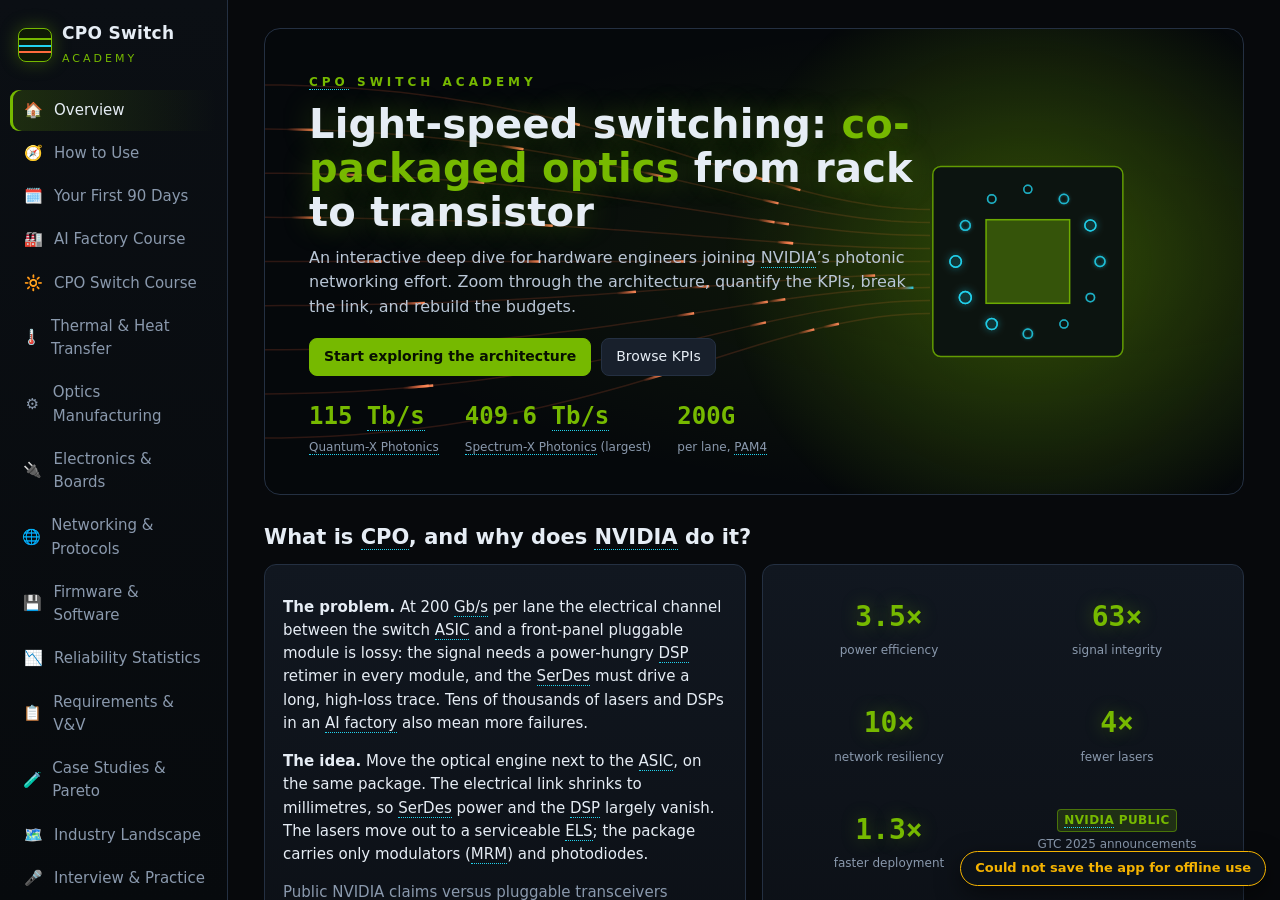
<file: index.html>
<!DOCTYPE html>
<html lang="en">
<head>
<meta charset="utf-8">
<meta name="viewport" content="width=device-width, initial-scale=1">
<link rel="manifest" href="manifest.webmanifest">
<meta name="theme-color" content="#07090c">
<meta name="apple-mobile-web-app-capable" content="yes">
<meta name="mobile-web-app-capable" content="yes">
<meta name="apple-mobile-web-app-status-bar-style" content="black-translucent">
<meta name="apple-mobile-web-app-title" content="CPO Academy">
<link rel="apple-touch-icon" href="icons/icon-180.png">
<link rel="icon" type="image/png" href="icons/icon-192.png">
<title>CPO Switch Academy — NVIDIA Co-Packaged Optics Training</title>
<link rel="stylesheet" href="css/base.css">
<link rel="stylesheet" href="css/arch.css">
<link rel="stylesheet" href="css/dataflow.css">
<link rel="stylesheet" href="css/noise.css">
<link rel="stylesheet" href="css/budgets.css">
<link rel="stylesheet" href="css/kpis.css">
<link rel="stylesheet" href="css/glossary.css">
<link rel="stylesheet" href="css/factory.css">
</head>
<body>
<div id="app">
  <aside id="nav">
    <div class="brand">
      <div class="logo"><span></span><span></span><span></span></div>
      <div><b>CPO Switch</b><small>Academy</small></div>
    </div>
    <nav id="navlinks"></nav>
    <div class="nav-foot">
      <button id="motion-toggle" class="btn" style="width:100%;margin-bottom:10px;font-size:12.5px;padding:6px 8px"></button>
      <div class="muted">Public-info training aid.<br><span class="badge nv">NVIDIA public</span> <span class="badge typ">typical</span></div>
    </div>
  </aside>
  <main id="main"></main>
</div>
<div id="gtip" role="tooltip"></div>

<script>
/* Animations setting. The device's "Reduce Motion" setting pauses the animated signals; the user can override it here.
   localStorage 'cpo-motion' = 'on' | 'off' | (unset = follow the device). Every module reads prefers-reduced-motion
   through matchMedia at load, so a chosen setting is applied by answering that query accordingly. */
(function () {
  var pref = null; try { pref = localStorage.getItem('cpo-motion'); } catch (e) {}
  var mm = window.matchMedia, Q = /prefers-reduced-motion\s*:\s*reduce/;
  var sys = !!(mm && mm.call(window, '(prefers-reduced-motion: reduce)').matches);
  var reduced = pref === 'on' ? false : pref === 'off' ? true : sys;
  window.CPO_MOTION = { pref: pref, system: sys, reduced: reduced };
  if (mm && pref) window.matchMedia = function (q) {
    if (Q.test(q)) return { matches: reduced, media: q, onchange: null, addListener: function () {}, removeListener: function () {},
      addEventListener: function () {}, removeEventListener: function () {}, dispatchEvent: function () { return false; } };
    return mm.call(window, q);
  };
  document.documentElement.classList.add(reduced ? 'motion-off' : 'motion-on');
})();
</script>
<script src="js/core.js"></script>
<script src="js/course-engine.js"></script>
<script src="js/scenario.js"></script>
<script src="js/data/glossary.js"></script>
<script src="js/arch/engine.js"></script>
<script src="js/arch/nodes-core.js"></script>
<script src="js/arch/nodes-optics.js"></script>
<script src="js/arch/nodes-ptc.js"></script>
<script src="js/sections/home.js"></script>
<script src="js/sections/guide.js"></script>
<script src="js/sections/factory-appendix.js"></script>
<script src="js/sections/factory.js"></script>
<script src="js/sections/cpo-course-appendix.js"></script>
<script src="js/sections/cpo-course.js"></script>
<script src="js/sections/cases-course.js"></script>
<script src="js/sections/net-course-appendix.js"></script>
<script src="js/sections/net-course.js"></script>
<script src="js/sections/elec-course-appendix.js"></script>
<script src="js/sections/elec-course.js"></script>
<script src="js/sections/thermal-course.js"></script>
<script src="js/sections/optics-mfg-course.js"></script>
<script src="js/sections/firmware-course.js"></script>
<script src="js/sections/reliability-course.js"></script>
<script src="js/sections/requirements-course.js"></script>
<script src="js/sections/landscape-course.js"></script>
<script src="js/sections/interview-course.js"></script>
<script src="js/sections/plan90-course.js"></script>
<script src="js/sections/kpis.js"></script>
<script src="js/sections/dataflow.js"></script>
<script src="js/sections/noise.js"></script>
<script src="js/sections/budgets.js"></script>
<script src="js/sections/glossary.js"></script>
<div id="motion-banner" role="dialog" aria-label="Animations paused">
  <span>⏸ Your device has <b>Reduce Motion</b> turned on, so the moving signals in the diagrams are paused.</span>
  <button class="btn primary" data-m="on">▶ Play animations</button>
  <button class="btn" data-m="off">Keep them still</button>
</div>
<div id="offline-status" role="status"></div>
<style>
#offline-status{position:fixed;right:14px;bottom:14px;z-index:9000;font:600 13px/1.3 "Segoe UI",system-ui,sans-serif;padding:8px 14px;border-radius:999px;
  background:#0b1118;border:1px solid #243042;color:#8a99ad;box-shadow:0 8px 24px rgba(0,0,0,.5);display:none;cursor:pointer}
#offline-status.show{display:block}
#offline-status.ok{color:#76b900;border-color:#76b900}
#offline-status.warn{color:#f5b301;border-color:#f5b301}
#motion-banner{position:fixed;left:50%;top:12px;transform:translateX(-50%);z-index:9500;display:none;gap:10px;align-items:center;flex-wrap:wrap;
  max-width:min(760px,94vw);padding:10px 14px;border-radius:12px;background:#0b1118;border:1px solid #f5b301;color:#e6edf5;
  font:14px/1.4 "Segoe UI",system-ui,sans-serif;box-shadow:0 12px 30px rgba(0,0,0,.6)}
#motion-banner.show{display:flex}
#motion-banner span{flex:1 1 280px}
</style>
<script>CPO.start();
// Animations toggle (nav footer) and one-time banner when the device asks for reduced motion.
(function () {
  const M = window.CPO_MOTION, btn = document.getElementById('motion-toggle'), ban = document.getElementById('motion-banner');
  function set(v) { try { localStorage.setItem('cpo-motion', v); } catch (e) {} location.reload(); }
  btn.textContent = M.reduced ? '▶ Animations: off (turn on)' : '⏸ Animations: on (turn off)';
  btn.addEventListener('click', () => set(M.reduced ? 'on' : 'off'));
  if (M.system && !M.pref) ban.classList.add('show');
  ban.addEventListener('click', e => { const v = e.target && e.target.dataset && e.target.dataset.m; if (v) set(v); });
})();
// Offline support (only over http/https; opening index.html from disk already works offline).
(function () {
  const pill = document.getElementById('offline-status');
  function show(txt, cls, hideAfter) {
    pill.textContent = txt; pill.className = 'show ' + (cls || '');
    clearTimeout(pill._t); if (hideAfter) pill._t = setTimeout(() => pill.classList.remove('show'), hideAfter);
  }
  pill.addEventListener('click', () => pill.classList.remove('show'));
  if (!/^https?:$/.test(location.protocol)) return;
  if (!('serviceWorker' in navigator)) { show('This browser cannot save the app for offline use', 'warn', 8000); return; }
  let done = false, tries = 0;
  navigator.serviceWorker.addEventListener('message', e => {
    const d = e.data || {};
    if (d.type !== 'offline-status' || done) return;
    if (d.cached >= d.total) { done = true; show(navigator.onLine ? '✓ Saved for offline use' : '✓ Offline mode: running from this device', 'ok', 6000); }
    else show('Saving for offline use… ' + d.cached + ' / ' + d.total, '');
  });
  function ask() {
    if (done || tries++ > 120) { if (!done) show('Not saved for offline use yet: keep the app open while online and reload', 'warn'); return; }
    const sw = navigator.serviceWorker.controller || (navigator.serviceWorker._reg && navigator.serviceWorker._reg.active);
    if (sw) sw.postMessage({ type: 'offline-status' }); else show('Saving for offline use…', '');
    setTimeout(ask, 1000);
  }
  // When a new version takes over, reload once so the user sees it immediately (not only on the next launch).
  const hadController = !!navigator.serviceWorker.controller; let reloaded = false;
  navigator.serviceWorker.addEventListener('controllerchange', () => { if (hadController && !reloaded) { reloaded = true; location.reload(); } });
  navigator.serviceWorker.register('sw.js', { updateViaCache: 'none' }).then(reg => { navigator.serviceWorker._reg = reg; reg.update().catch(() => {}); ask(); })
    .catch(() => show('Could not save the app for offline use', 'warn', 8000));
})();
</script>
</body>
</html>
</file>
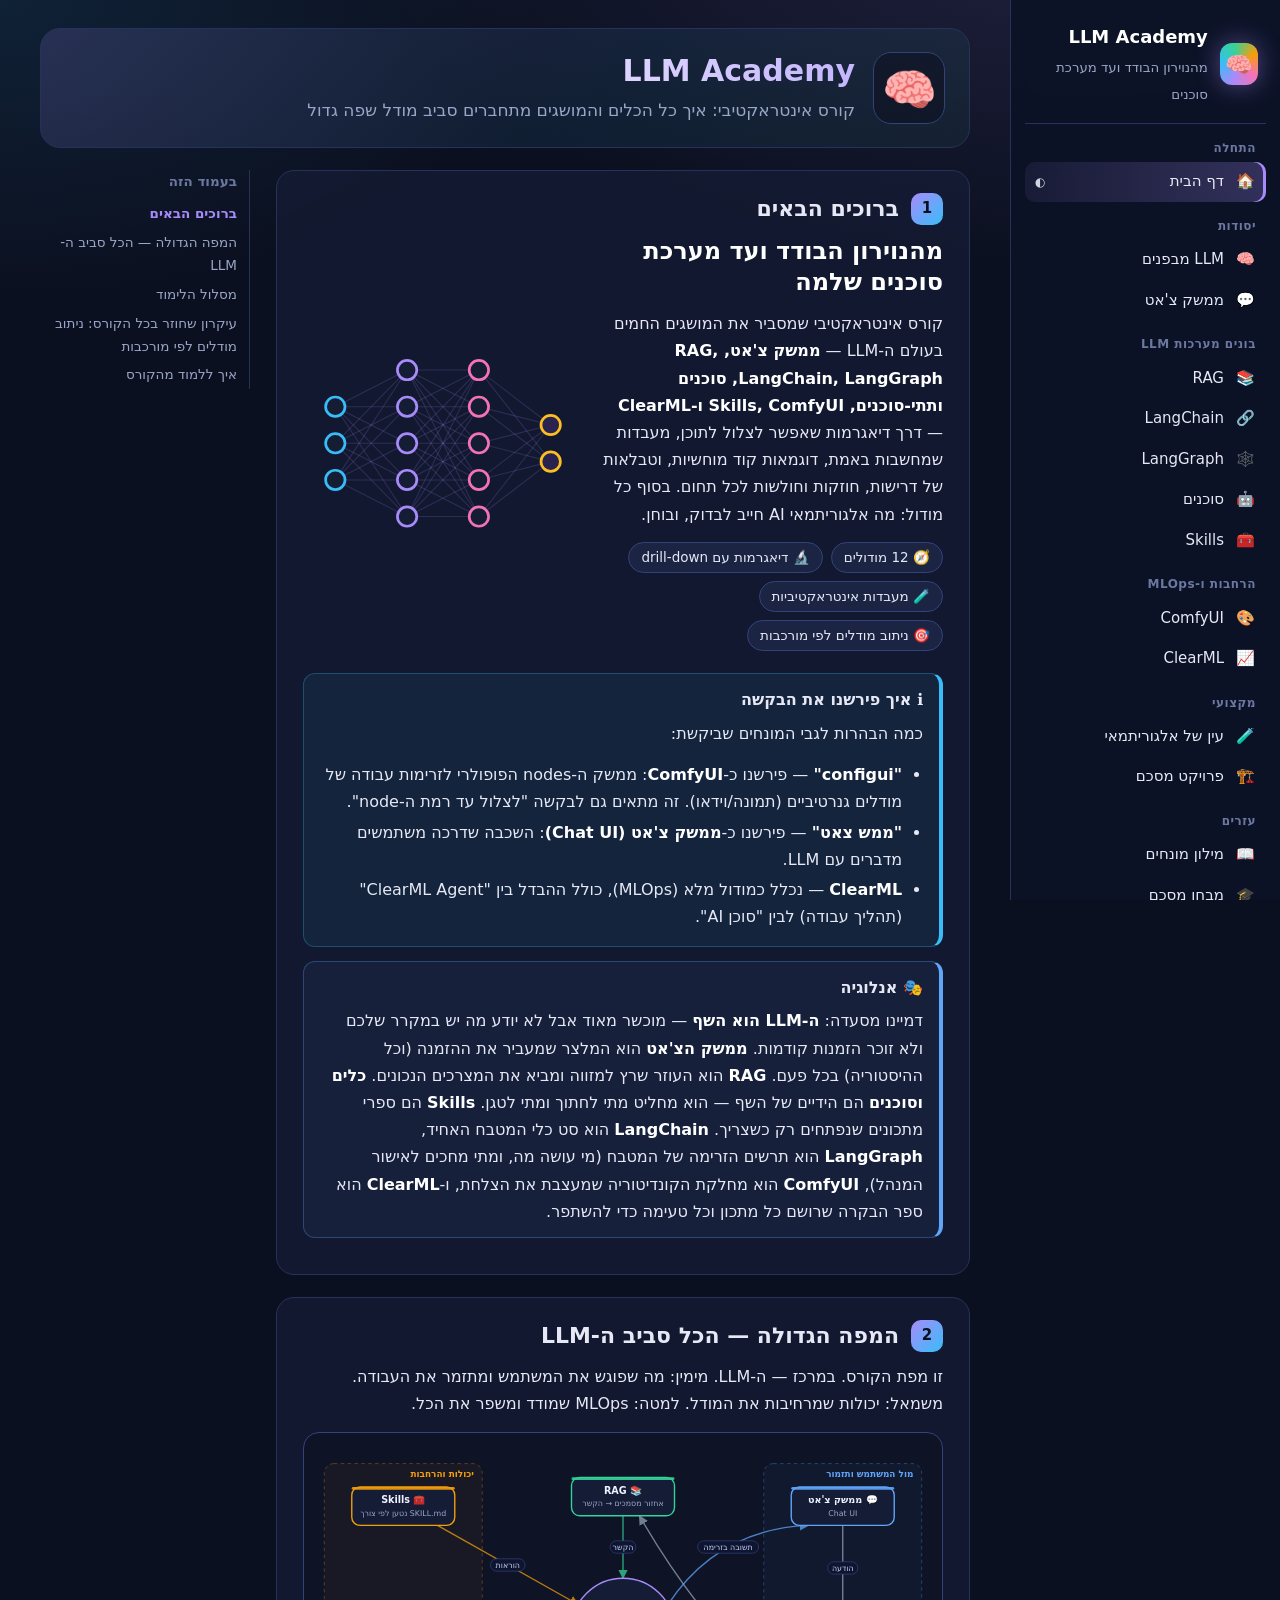
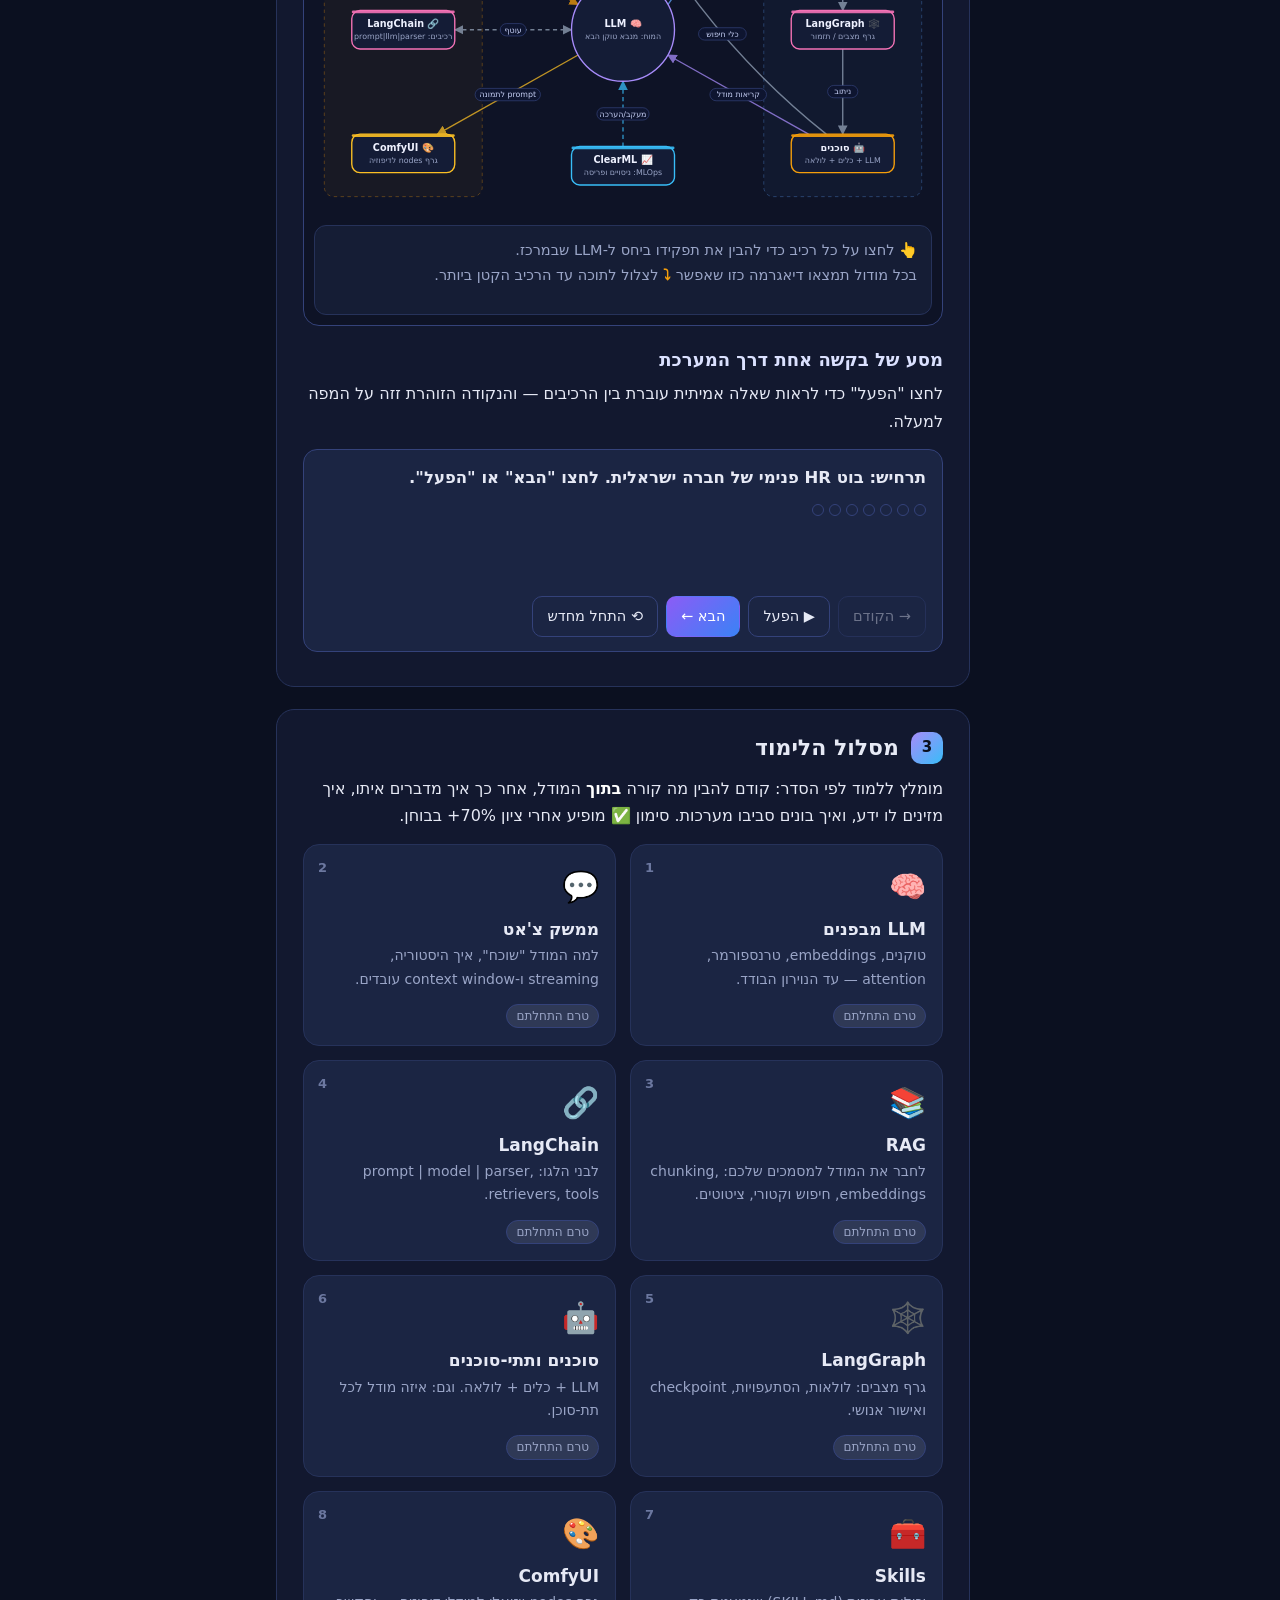
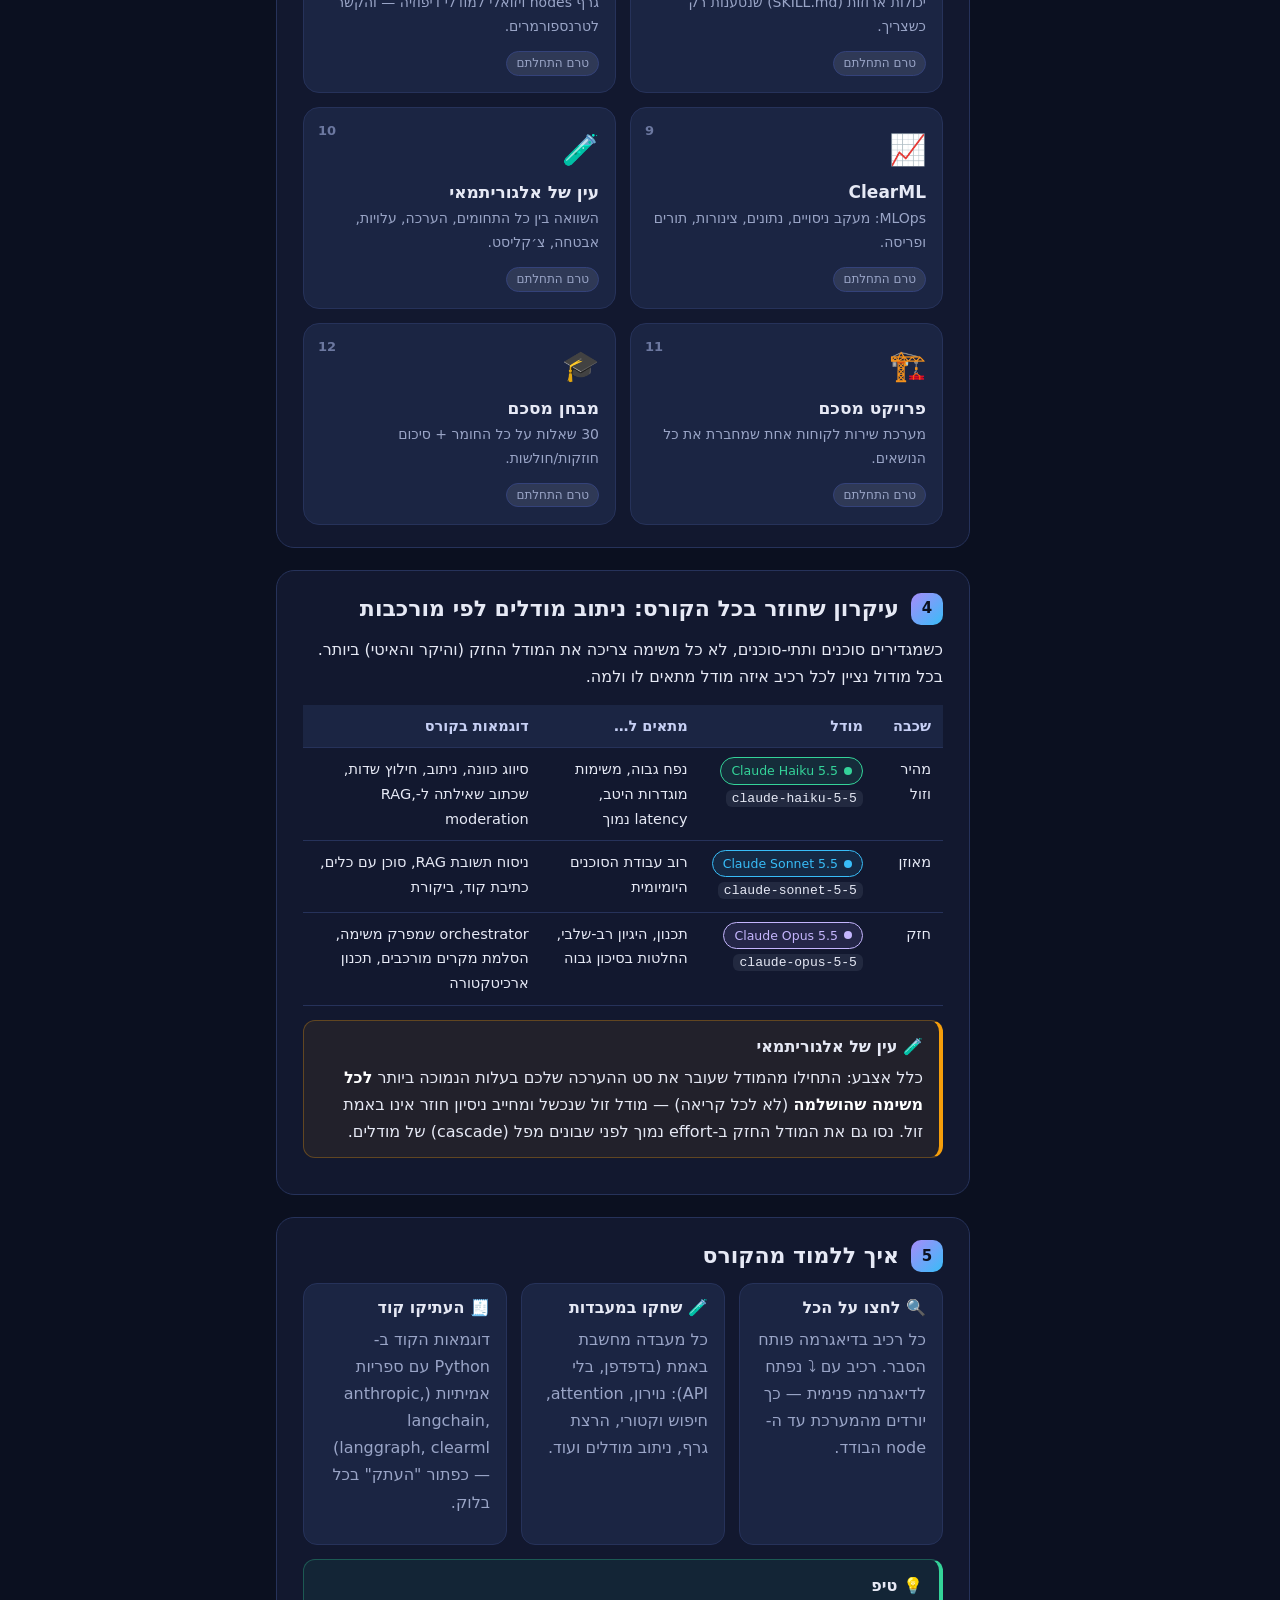
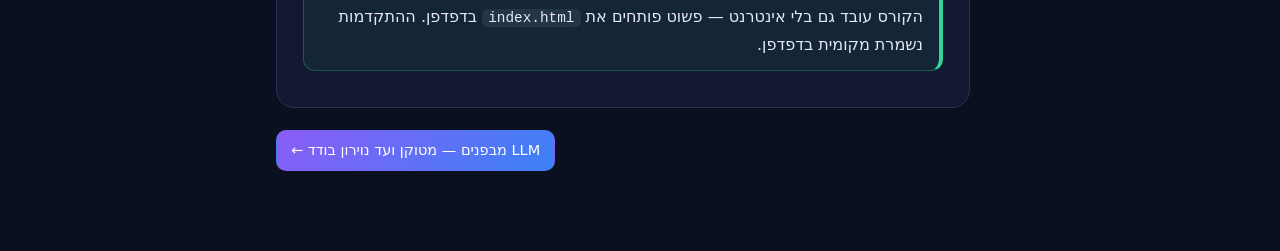
<file: llm-academy/index.html>
<!DOCTYPE html>
<html lang="he" dir="rtl">
<head>
<meta charset="utf-8">
<meta name="viewport" content="width=device-width, initial-scale=1">
<title>LLM Academy — קורס אינטראקטיבי: LLM, RAG, LangChain, LangGraph, סוכנים, Skills, ComfyUI, ClearML</title>
<link rel="stylesheet" href="css/main.css">
<link rel="stylesheet" href="css/modules/home.css">
<link rel="stylesheet" href="css/modules/llm.css">
<link rel="stylesheet" href="css/modules/chat.css">
<link rel="stylesheet" href="css/modules/rag.css">
<link rel="stylesheet" href="css/modules/langchain.css">
<link rel="stylesheet" href="css/modules/langgraph.css">
<link rel="stylesheet" href="css/modules/agents.css">
<link rel="stylesheet" href="css/modules/skills.css">
<link rel="stylesheet" href="css/modules/comfyui.css">
<link rel="stylesheet" href="css/modules/clearml.css">
<link rel="stylesheet" href="css/modules/algorithmist.css">
<link rel="stylesheet" href="css/modules/capstone.css">
<link rel="stylesheet" href="css/modules/glossary.css">
<link rel="stylesheet" href="css/modules/exam.css">
</head>
<body>
<button id="navtoggle" type="button" aria-label="תפריט">☰</button>
<div id="app">
  <aside id="nav">
    <div class="brand">
      <div class="logo">🧠</div>
      <div><b>LLM Academy</b><small>מהנוירון הבודד ועד מערכת סוכנים</small></div>
    </div>
    <nav id="navlinks"></nav>
    <div class="nav-foot">
      ✅ = עברתם את הבוחן · ◐ = ביקרתם<br>
      ההתקדמות נשמרת בדפדפן שלכם.
    </div>
  </aside>
  <main id="main"></main>
</div>

<script src="js/core.js"></script>
<script src="js/modules/home.js"></script>
<script src="js/modules/llm.js"></script>
<script src="js/modules/chat.js"></script>
<script src="js/modules/rag.js"></script>
<script src="js/modules/langchain.js"></script>
<script src="js/modules/langgraph.js"></script>
<script src="js/modules/agents.js"></script>
<script src="js/modules/skills.js"></script>
<script src="js/modules/comfyui.js"></script>
<script src="js/modules/clearml.js"></script>
<script src="js/modules/algorithmist.js"></script>
<script src="js/modules/capstone.js"></script>
<script src="js/modules/glossary.js"></script>
<script src="js/modules/exam.js"></script>
<script>LA.start();</script>
</body>
</html>
</file>
<file: css/base.css>
:root{
  --bg:#07090c; --bg2:#0c1016; --panel:#111720; --panel2:#18202c; --line:#243042;
  --text:#e6edf5; --muted:#8a99ad; --accent:#76b900; --accent2:#22d3ee;
  --warn:#f5b301; --bad:#ff4d5e; --good:#3ddc84; --violet:#a78bfa;
  --optic:#ff6b3d; --power:#facc15; --data:#22d3ee; --ctrl:#a78bfa; --therm:#ff5a36; --sense:#f472b6; --mech:#94a3b8;
  --radius:12px; --mono: ui-monospace, "Cascadia Code", Consolas, monospace;
  --glow: 0 0 18px rgba(118,185,0,.35);
}
*{box-sizing:border-box}
html,body{margin:0;height:100%;background:var(--bg);color:var(--text);
  font:15px/1.55 "Segoe UI", Inter, system-ui, sans-serif}
a{color:var(--accent2)}
#app{display:flex;height:100vh;height:100dvh;overflow:hidden}
#nav{width:228px;flex:none;background:linear-gradient(180deg,#0b0f14,#070a0d);border-right:1px solid var(--line);
  display:flex;flex-direction:column;padding:16px 10px}
.brand{display:flex;gap:10px;align-items:center;padding:4px 8px 18px}
.brand b{display:block;font-size:17px;letter-spacing:.3px}
.brand small{color:var(--accent);text-transform:uppercase;letter-spacing:3px;font-size:11px}
.logo{width:34px;height:34px;border-radius:8px;background:#0f1a05;border:1px solid var(--accent);position:relative;overflow:hidden;box-shadow:var(--glow)}
.logo span{position:absolute;left:-30%;width:160%;height:2px;background:var(--accent);animation:beam 2.4s linear infinite}
.logo span:nth-child(1){top:30%}.logo span:nth-child(2){top:50%;animation-delay:.8s;background:var(--accent2)}.logo span:nth-child(3){top:70%;animation-delay:1.6s;background:var(--optic)}
@keyframes beam{from{transform:translateX(-60%)}to{transform:translateX(60%)}}
#navlinks a{display:flex;gap:10px;align-items:center;padding:9px 12px;margin:2px 0;border-radius:9px;color:var(--muted);
  text-decoration:none;font-weight:500;transition:.2s}
#navlinks a:hover{background:var(--panel);color:var(--text)}
#navlinks a.active{background:linear-gradient(90deg,rgba(118,185,0,.18),transparent);color:var(--text);box-shadow:inset 3px 0 0 var(--accent)}
#navlinks .ico{width:22px;text-align:center}
.nav-foot{margin-top:auto;font-size:12px;padding:8px}
#main{flex:1;overflow:auto;scroll-behavior:smooth}
.section{padding:28px 36px 60px;max-width:1600px;margin:0 auto;animation:fadein .35s ease}
@keyframes fadein{from{opacity:0;transform:translateY(6px)}to{opacity:1;transform:none}}
h1{font-size:30px;margin:0 0 6px;letter-spacing:.2px}
h2{font-size:21px;margin:26px 0 10px}
h3{font-size:16px;margin:16px 0 6px;color:#cfe3b0}
.h-sub{color:var(--muted);margin:0 0 20px;max-width:900px}
.muted{color:var(--muted)}
.card{background:linear-gradient(180deg,var(--panel),var(--bg2));border:1px solid var(--line);border-radius:var(--radius);padding:16px 18px}
.grid2{display:grid;grid-template-columns:repeat(2,minmax(0,1fr));gap:16px}
.grid3{display:grid;grid-template-columns:repeat(3,minmax(0,1fr));gap:16px}
@media (max-width:1100px){.grid3{grid-template-columns:repeat(2,minmax(0,1fr))}}
@media (max-width:800px){.grid2,.grid3{grid-template-columns:1fr} #nav{width:64px} .brand div:last-child,#navlinks .lbl,.nav-foot{display:none}}
.pill{display:inline-block;padding:2px 10px;border-radius:999px;border:1px solid var(--line);font-size:12px;color:var(--muted);background:var(--panel2)}
.btn{background:var(--panel2);color:var(--text);border:1px solid var(--line);border-radius:8px;padding:7px 14px;cursor:pointer;font:inherit;font-size:14px;transition:.15s}
.btn:hover{border-color:var(--accent)}
.btn.primary{background:var(--accent);color:#081000;border-color:var(--accent);font-weight:600}
.btn.active{border-color:var(--accent);box-shadow:var(--glow)}
.kpi{font-family:var(--mono);font-size:26px;color:var(--accent);font-weight:600}
.tabs{display:flex;gap:4px;border-bottom:1px solid var(--line);margin:10px 0 14px;flex-wrap:wrap}
.tab{padding:8px 14px;cursor:pointer;color:var(--muted);border-bottom:2px solid transparent;user-select:none}
.tab:hover{color:var(--text)}
.tab.active{color:var(--text);border-bottom-color:var(--accent)}
.callout{border-left:3px solid var(--accent2);background:rgba(34,211,238,.07);padding:10px 14px;border-radius:0 8px 8px 0;margin:10px 0}
.callout.warn{border-color:var(--warn);background:rgba(245,179,1,.07)}
.eq{font-family:var(--mono);background:#05080b;border:1px solid var(--line);border-radius:8px;padding:10px 14px;margin:8px 0;color:#d8f5a8;white-space:pre-wrap;overflow-x:auto}
.table{width:100%;border-collapse:collapse;font-size:14px}
.table th,.table td{border-bottom:1px solid var(--line);padding:7px 9px;text-align:left;vertical-align:top}
.table th{color:var(--muted);font-weight:600;font-size:12px;text-transform:uppercase;letter-spacing:.5px}
.slider-row{display:grid;grid-template-columns:minmax(120px,1fr) 2fr 90px;gap:10px;align-items:center;margin:6px 0}
.slider-row output{font-family:var(--mono);color:var(--accent);text-align:right;font-size:13px}
input[type=range]{accent-color:var(--accent);width:100%}
select,input[type=text],input[type=number],input[type=search]{background:var(--panel2);color:var(--text);border:1px solid var(--line);border-radius:7px;padding:6px 9px;font:inherit}
.badge{display:inline-block;font-size:10px;font-weight:700;letter-spacing:.4px;text-transform:uppercase;padding:1px 6px;border-radius:4px;vertical-align:middle}
.badge.nv{background:rgba(118,185,0,.18);color:var(--accent);border:1px solid rgba(118,185,0,.5)}
.badge.typ{background:rgba(34,211,238,.12);color:var(--accent2);border:1px solid rgba(34,211,238,.4)}
.badge.est{background:rgba(245,179,1,.12);color:var(--warn);border:1px solid rgba(245,179,1,.4)}
abbr.g{text-decoration:none;border-bottom:1px dotted var(--accent2);cursor:help}
#gtip{position:fixed;z-index:9999;max-width:360px;background:#0b1118;border:1px solid var(--accent2);border-radius:10px;padding:10px 12px;
  font-size:13px;pointer-events:none;opacity:0;transform:translateY(4px);transition:opacity .12s,transform .12s;box-shadow:0 10px 30px rgba(0,0,0,.6)}
#gtip.show{opacity:1;transform:none}
#gtip b{color:var(--accent2)} #gtip .full{color:var(--text);font-weight:600} #gtip p{margin:5px 0 0;color:var(--muted)}
::-webkit-scrollbar{width:10px;height:10px}::-webkit-scrollbar-thumb{background:#223044;border-radius:6px}::-webkit-scrollbar-track{background:transparent}
.d-data{color:var(--data)} .d-optics{color:var(--optic)} .d-power{color:var(--power)} .d-control{color:var(--ctrl)} .d-thermal{color:var(--therm)} .d-sensing{color:var(--sense)} .d-mechanical{color:var(--mech)}
/* Motion follows the app's Animations setting (defaults to the device's Reduce Motion setting); see index.html */
html.motion-off *{animation-duration:.01ms!important;transition-duration:.01ms!important}
/* ---- phone / small-tablet tuning ---- */
@media (max-width:800px){
  #nav{width:52px;padding:10px 4px} .brand{padding:4px 2px 14px;justify-content:center}
  #navlinks a{justify-content:center;padding:9px 4px}
  .section{padding:16px 12px 48px}
  h1{font-size:23px} h2{font-size:18px}
  .slider-row{grid-template-columns:1fr 70px;} .slider-row > :first-child{grid-column:1/-1}
  .arch-stage-title,.arch-hint,.arch-ladder{display:none!important}
  .arch-main{gap:10px!important}
  .table{font-size:12px}
}

/* ---- menu must scroll when the screen is short (e.g. phone in landscape) ---- */
#nav{overflow-y:auto;overflow-x:hidden;overscroll-behavior:contain;-webkit-overflow-scrolling:touch;touch-action:pan-y}
#nav::-webkit-scrollbar{width:4px}
@media (max-height:600px){
  .brand{padding:2px 6px 8px} .logo{width:28px;height:28px}
  #navlinks a{padding:6px 10px;margin:1px 0}
  .nav-foot{padding:6px 8px}
}
@media (max-height:600px) and (max-width:800px){ #navlinks a{padding:6px 4px} }
</file>
<file: css/arch.css>
/* Architecture Explorer (owner: Agent A). All classes prefixed .arch- */
.arch-section{max-width:1760px}
.arch-head h1{background:linear-gradient(90deg,#e6edf5,#b9f05a 60%,var(--accent2));-webkit-background-clip:text;background-clip:text;color:transparent}
.arch-head .h-sub{margin-bottom:12px}

/* toolbar + breadcrumb */
.arch-toolbar{display:flex;align-items:center;gap:8px;flex-wrap:wrap;margin:4px 0 8px}
.arch-btn{padding:6px 12px;font-size:13px}
.arch-btn:disabled{opacity:.35;cursor:default;border-color:var(--line)}
.arch-spacer{flex:1}
.arch-crumbs{display:flex;align-items:center;flex-wrap:wrap;gap:4px;padding:5px 12px;border:1px solid var(--line);border-radius:999px;
  background:rgba(17,23,32,.75);font-size:13px;min-height:32px}
.arch-crumb{color:var(--muted);text-decoration:none;padding:1px 6px;border-radius:6px;transition:.15s}
.arch-crumb:hover{color:var(--text);background:rgba(255,255,255,.05);box-shadow:inset 0 -2px 0 var(--dc)}
.arch-crumb.cur{color:var(--text);font-weight:600;box-shadow:inset 0 -2px 0 var(--dc)}
.arch-sep{color:#3b4a5e}

/* domain overlay toggles */
.arch-domains{display:flex;gap:6px;flex-wrap:wrap;align-items:center;margin-bottom:12px}
.arch-domains-lbl{font-size:11px;text-transform:uppercase;letter-spacing:1.5px;color:var(--muted);margin-right:4px}
.arch-dom{display:inline-flex;align-items:center;gap:6px;background:var(--panel);border:1px solid var(--line);color:var(--muted);
  border-radius:999px;padding:4px 12px;font:inherit;font-size:12.5px;cursor:pointer;transition:.18s}
.arch-dom i{width:9px;height:9px;border-radius:50%;background:var(--dc,var(--accent));box-shadow:0 0 6px var(--dc,var(--accent))}
.arch-dom:hover{color:var(--text);border-color:var(--dc,var(--accent))}
.arch-dom.active{color:var(--text);border-color:var(--dc,var(--accent));background:color-mix(in srgb,var(--dc,var(--accent)) 16%,var(--panel));
  box-shadow:0 0 14px color-mix(in srgb,var(--dc,var(--accent)) 40%,transparent)}

/* layout */
.arch-main{display:grid;grid-template-columns:minmax(0,62fr) minmax(330px,38fr);gap:16px;align-items:start}
@media (max-width:1100px){.arch-main{grid-template-columns:1fr}}

/* stage */
.arch-stage{position:relative;border:1px solid var(--line);border-radius:14px;overflow:hidden;background:#05070a;
  box-shadow:0 0 0 1px rgba(118,185,0,.06),0 20px 50px rgba(0,0,0,.55),inset 0 0 80px rgba(118,185,0,.04)}
.arch-stage::after{content:"";position:absolute;inset:0;pointer-events:none;border-radius:14px;
  background:linear-gradient(180deg,rgba(118,185,0,.05),transparent 18%,transparent 85%,rgba(34,211,238,.04))}
.arch-svg{display:block;width:100%;height:auto;aspect-ratio:5/3;user-select:none;font-family:"Segoe UI",Inter,system-ui,sans-serif}
.arch-svg text{pointer-events:none}
.arch-stage-title{position:absolute;left:14px;top:12px;display:flex;gap:10px;align-items:center;pointer-events:auto;cursor:default;
  transition:padding .35s ease,max-width .35s ease,opacity .35s ease,gap .35s ease;
  background:rgba(5,8,11,.72);border:1px solid var(--line);border-left:3px solid var(--dc,var(--accent));border-radius:10px;padding:6px 12px;
  backdrop-filter:blur(4px);max-width:55%;z-index:2}
.arch-stage-title i{width:10px;height:10px;border-radius:50%;background:var(--dc);box-shadow:0 0 10px var(--dc);flex:none}
.arch-stage-title b{display:block;font-size:14px}
.arch-stage-title small{display:block;color:var(--muted);font-size:11.5px;line-height:1.3;max-height:60px;overflow:hidden;transition:max-height .35s ease,opacity .35s ease}
.arch-stage-title b{transition:font-size .35s ease}
/* minimized: small translucent pill with the title only; hover to expand */
.arch-stage-title.mini{padding:2px 9px;gap:6px;opacity:.7;max-width:260px}
.arch-stage-title.mini b{font-size:11px;white-space:nowrap;overflow:hidden;text-overflow:ellipsis}
.arch-stage-title.mini small{max-height:0;opacity:0}
.arch-stage-title.mini i{width:7px;height:7px}
.arch-stage-title.mini:hover{padding:6px 12px;gap:10px;opacity:1;max-width:55%}
.arch-stage-title.mini:hover b{font-size:14px;white-space:normal}
.arch-stage-title.mini:hover small{max-height:60px;opacity:1}
.arch-hint{transition:opacity .6s ease}.arch-hint.gone{opacity:0}
.arch-hint{position:absolute;left:14px;bottom:10px;font-size:11.5px;color:var(--muted);background:rgba(5,8,11,.6);padding:3px 10px;border-radius:999px;pointer-events:none;z-index:2}
.arch-toast{position:absolute;left:50%;top:14px;transform:translate(-50%,-10px);opacity:0;transition:.25s;background:#0b1118;border:1px solid var(--warn);
  color:var(--text);padding:7px 14px;border-radius:9px;font-size:13px;pointer-events:none;z-index:4;box-shadow:0 8px 24px rgba(0,0,0,.5)}
.arch-toast.show{opacity:1;transform:translate(-50%,0)}

/* depth ladder */
.arch-ladder{position:absolute;right:10px;top:50%;transform:translateY(-50%);display:flex;flex-direction:column;gap:3px;z-index:2;pointer-events:none}
.arch-rung{display:flex;align-items:center;gap:6px;justify-content:flex-end;font-size:10.5px;color:#4a5a70;transition:.3s}
.arch-rung span{opacity:0;transition:.3s;background:rgba(5,8,11,.7);padding:0 5px;border-radius:4px}
.arch-rung b{width:18px;height:18px;border-radius:50%;border:1px solid #2a3647;display:grid;place-items:center;font-size:10px;background:rgba(5,8,11,.7)}
.arch-rung.past b{border-color:rgba(118,185,0,.45);color:#9fd24a}
.arch-rung.on{color:var(--text)}
.arch-rung.on span{opacity:1}
.arch-rung.on b{background:var(--accent);color:#071000;border-color:var(--accent);box-shadow:0 0 12px var(--accent)}
.arch-stage:hover .arch-rung span{opacity:.85}

/* hotspots */
.arch-hs{cursor:pointer;outline:none}
.arch-hs-fill{fill-opacity:0;transition:fill-opacity .2s}
.arch-hs-frame{stroke-width:1.2;stroke-opacity:.35;stroke-dasharray:4 5;animation:arch-dash 14s linear infinite}
.arch-hs-br{stroke-width:2.2;stroke-linecap:round;animation:arch-pulse 2.2s ease-in-out infinite}
.arch-hs-plus{opacity:.75;transition:opacity .2s}
.arch-hs-label{opacity:0;transition:opacity .18s}
.arch-hs:hover .arch-hs-fill,.arch-hs:focus .arch-hs-fill,.arch-hs-active .arch-hs-fill{fill-opacity:.1}
.arch-hs:hover .arch-hs-frame,.arch-hs:focus .arch-hs-frame,.arch-hs-active .arch-hs-frame{stroke-opacity:1;stroke-width:2;stroke-dasharray:none;filter:url(#glow)}
.arch-hs:hover .arch-hs-br,.arch-hs:focus .arch-hs-br{animation:none;stroke-width:3;filter:url(#glow)}
.arch-hs:hover .arch-hs-label,.arch-hs:focus .arch-hs-label,.arch-show-labels .arch-hs-label,.arch-hs-active .arch-hs-label{opacity:1}
.arch-hs:hover .arch-hs-plus{opacity:1}
.arch-hs-active .arch-hs-fill{animation:arch-flash .6s ease-out}
.arch-hs-missing{cursor:not-allowed}
.arch-hs-missing .arch-hs-frame{stroke-dasharray:6 6;stroke-opacity:.5;animation:none}
.arch-hs-missing .arch-hs-br{animation:none;stroke-opacity:.35;stroke-dasharray:3 4}
.arch-hs-missing .arch-hs-plus{opacity:.3}
.arch-hs-missing:hover .arch-hs-fill{fill-opacity:.04}
.arch-hs-missing:hover .arch-hs-frame{filter:none;stroke-dasharray:6 6}
.arch-hs-shake{animation:arch-shake .45s}
.arch-busy .arch-hs{pointer-events:none}
@keyframes arch-pulse{0%,100%{stroke-opacity:.45}50%{stroke-opacity:1}}
@keyframes arch-dash{to{stroke-dashoffset:-180}}
@keyframes arch-flash{0%{fill-opacity:.45}100%{fill-opacity:.1}}
@keyframes arch-shake{0%,100%{transform:translateX(0)}25%{transform:translateX(-4px)}75%{transform:translateX(4px)}}

/* domain overlay dimming (classes applied by engine) */
.arch-scene-content .arch-dim{opacity:.08!important;transition:opacity .3s}
.arch-scene-content .arch-dim-soft{opacity:.25!important;transition:opacity .3s}
.arch-hs.arch-dim{opacity:.25;transition:opacity .3s}
.arch-filter .arch-bg-grid{opacity:.4}

/* tree drawer */
.arch-tree{position:absolute;left:0;top:0;bottom:0;width:310px;max-width:80%;z-index:5;background:rgba(8,12,17,.95);border-right:1px solid var(--line);
  transform:translateX(-102%);transition:transform .3s ease;display:flex;flex-direction:column;backdrop-filter:blur(6px);box-shadow:10px 0 30px rgba(0,0,0,.5)}
.arch-tree.open{transform:none}
.arch-tree-head{display:flex;align-items:center;justify-content:space-between;padding:10px 12px 6px}
.arch-x{background:none;border:none;color:var(--muted);font-size:20px;cursor:pointer;line-height:1}
.arch-x:hover{color:var(--text)}
.arch-tree-search{margin:0 12px 8px;font-size:13px}
.arch-tree-body{overflow:auto;flex:1;padding:0 6px 12px;font-size:13px}
.arch-ti{display:flex;align-items:center;gap:2px;border-radius:6px}
.arch-ti a{display:flex;align-items:center;gap:7px;color:var(--muted);text-decoration:none;padding:3px 6px;border-radius:6px;flex:1;min-width:0;white-space:nowrap;overflow:hidden;text-overflow:ellipsis}
.arch-ti a i{width:7px;height:7px;border-radius:50%;background:var(--dc);flex:none}
.arch-ti a:hover{color:var(--text);background:rgba(255,255,255,.04)}
.arch-ti.cur a{color:var(--text);background:rgba(118,185,0,.14);box-shadow:inset 2px 0 0 var(--accent)}
.arch-caret{width:14px;flex:none;color:#4f6077;cursor:pointer;font-size:11px;text-align:center;transition:transform .2s}
.arch-tnode.collapsed>.arch-tkids{display:none}
.arch-tnode.collapsed>.arch-ti .arch-caret{transform:rotate(-90deg)}

/* side panel */
.arch-panel{position:sticky;top:12px;max-height:calc(100vh - 40px);overflow:auto;padding:16px 18px;
  box-shadow:0 20px 40px rgba(0,0,0,.4)}
.arch-pmeta{display:flex;gap:6px;align-items:center;flex-wrap:wrap}
.arch-dpill{display:inline-flex;align-items:center;gap:6px;font-size:12px;padding:2px 10px;border-radius:999px;border:1px solid var(--dc);
  color:var(--dc);background:color-mix(in srgb,var(--dc) 12%,transparent)}
.arch-dpill i{width:8px;height:8px;border-radius:50%;background:var(--dc);box-shadow:0 0 6px var(--dc)}
.arch-id{font-family:var(--mono);font-size:11px;color:#5d6e84;margin-left:auto}
.arch-ptitle{margin:10px 0 2px;font-size:22px}
.arch-psub{font-size:13.5px}
.arch-tabs{margin-top:12px}
.arch-tabs .tab{padding:6px 10px;font-size:13px}
.arch-tabs .tab sup{font-size:9.5px;color:var(--accent);margin-left:3px}
.arch-tab-empty{opacity:.4}
.arch-pbody{animation:fadein .3s ease;font-size:14.5px}
.arch-summary{font-size:15.5px;color:#dfe8f2;border-left:3px solid var(--accent);padding-left:12px;margin-top:4px}
.arch-html p{margin:8px 0}
.arch-html ul{padding-left:20px;margin:6px 0}
.arch-html li{margin:3px 0}
.arch-html b,.arch-html strong{color:#eaf6d8}
.arch-html table{width:100%;border-collapse:collapse;font-size:13px;margin:8px 0}
.arch-html th,.arch-html td{border-bottom:1px solid var(--line);padding:5px 7px;text-align:left;vertical-align:top}
.arch-html th{color:var(--muted);font-size:11.5px;text-transform:uppercase;letter-spacing:.4px}
.arch-small{font-size:12px}
.arch-list{list-style:none;padding:0;margin:4px 0}
.arch-list li{position:relative;padding:7px 10px 7px 30px;margin:5px 0;background:rgba(255,255,255,.025);border:1px solid var(--line);border-radius:9px}
.arch-needs li::before{content:"✓";position:absolute;left:10px;top:7px;color:var(--accent);font-weight:700}
.arch-mon li::before{content:"◉";position:absolute;left:9px;top:7px;color:var(--sense)}
.arch-children{display:flex;flex-direction:column;gap:6px}
.arch-child{display:flex;align-items:center;gap:10px;padding:8px 12px;border:1px solid var(--line);border-radius:10px;text-decoration:none;color:var(--text);
  background:linear-gradient(90deg,color-mix(in srgb,var(--dc) 9%,transparent),transparent 60%);transition:.18s}
.arch-child:hover{border-color:var(--dc);transform:translateX(3px);box-shadow:0 0 14px color-mix(in srgb,var(--dc) 30%,transparent)}
.arch-child>i{width:10px;height:10px;border-radius:3px;background:var(--dc);flex:none;box-shadow:0 0 8px var(--dc)}
.arch-child b{display:block;font-size:14px}
.arch-child small{display:block;color:var(--muted);font-size:12px;line-height:1.35}
.arch-child>div{flex:1;min-width:0}
.arch-go{color:var(--dc);font-size:16px}
.arch-zoomhint{font-size:13px;margin-top:14px}
.arch-iface td:first-child{white-space:nowrap;font-weight:600}
.arch-type{display:inline-block;font-size:11px;font-weight:700;text-transform:uppercase;letter-spacing:.4px;padding:1px 7px;border-radius:5px;
  color:var(--dc);border:1px solid var(--dc);background:color-mix(in srgb,var(--dc) 12%,transparent)}
.arch-kpis{display:grid;grid-template-columns:repeat(auto-fill,minmax(180px,1fr));gap:10px;margin-bottom:10px}
.arch-kpi{border:1px solid var(--line);border-radius:10px;padding:10px 12px;background:linear-gradient(180deg,rgba(118,185,0,.06),transparent)}
.arch-kpi-name{font-size:12px;color:var(--muted);text-transform:uppercase;letter-spacing:.4px}
.arch-kpi-val{font-family:var(--mono);font-size:19px;color:var(--accent);font-weight:600;margin:3px 0;text-shadow:0 0 12px rgba(118,185,0,.35)}
.arch-kpi-note{font-size:12.5px;color:#a9b6c6;line-height:1.4}
.arch-fails{display:flex;flex-direction:column;gap:7px}
.arch-fail{display:flex;flex-wrap:wrap;align-items:baseline;gap:5px;padding:8px 11px;border:1px solid var(--line);border-left:3px solid var(--bad);border-radius:9px;background:rgba(255,77,94,.04);font-size:13.5px}
.arch-f-mode{color:#ffb3bb;font-weight:600}
.arch-f-eff{color:#f5d27a}
.arch-f-mit{color:#a6e86b}
.arch-f-arrow{color:#55657a}

/* guided tour */
.arch-next{min-width:92px}
.arch-tourpos{font-family:var(--mono);font-size:12px;color:var(--muted);margin-right:4px}
.arch-tourfoot{display:flex;align-items:center;gap:12px;margin-top:16px;padding-top:14px;border-top:1px solid var(--line)}
.arch-tourtip{margin-right:auto;font-size:12.5px}
.arch-bignext{font-size:15px;padding:10px 20px}
@media (max-width:800px){.arch-tourtip{display:none}}
</file>
<file: css/dataflow.css>
/* Data-Flow Simulator (Agent D) — all classes prefixed .df- */
.df-root .card{margin-bottom:16px}
.df-cardhead{display:flex;align-items:center;gap:10px;flex-wrap:wrap;margin-bottom:10px}
.df-cardhead b{font-size:15px}

/* controls */
.df-controls{background:linear-gradient(180deg,#121a24,#0b1017);box-shadow:0 0 0 1px rgba(118,185,0,.06),0 12px 30px rgba(0,0,0,.35)}
.df-ctlgrid{display:grid;grid-template-columns:1fr 1fr 1.15fr;gap:22px}
@media (max-width:1150px){.df-ctlgrid{grid-template-columns:1fr 1fr}}
@media (max-width:760px){.df-ctlgrid{grid-template-columns:1fr}}
.df-ctltitle{font-size:11px;text-transform:uppercase;letter-spacing:1.6px;color:var(--accent);margin:4px 0 6px;font-weight:700}
.df-ctlcol .slider-row{grid-template-columns:minmax(110px,1.1fr) 1.6fr 74px;margin:4px 0;font-size:13px}
.df-imp .df-ctltitle{color:var(--warn)}
.df-imp input[type=range]{accent-color:var(--warn)}
.df-row{display:flex;gap:8px;align-items:center;margin:6px 0;flex-wrap:wrap}
.df-seg{display:flex;gap:4px;align-items:center;margin:6px 0;flex-wrap:wrap}
.df-seglbl{font-size:13px;color:var(--muted);min-width:96px}
.df-segbtn{padding:4px 10px;font-size:12.5px;border-radius:6px}
.df-segbtn.active{background:rgba(118,185,0,.16);color:#e9ffd0}
.df-play{min-width:96px}
.df-presets{display:flex;flex-wrap:wrap;gap:6px;margin-top:8px}
.df-preset{padding:4px 9px;font-size:12px;border-color:rgba(245,179,1,.35)}
.df-preset:hover{border-color:var(--warn);box-shadow:0 0 12px rgba(245,179,1,.25)}
.df-plugnote{font-size:12px;color:var(--muted);margin-top:8px;line-height:1.45}

/* pipeline canvas */
.df-stagecard{padding:12px 12px 8px;background:radial-gradient(ellipse at 50% 0%,rgba(34,211,238,.06),transparent 60%),linear-gradient(180deg,#0d131b,#070a0e)}
.df-legend{display:flex;gap:16px;flex-wrap:wrap;font-size:12px;color:var(--text);padding:2px 6px 8px}
.df-legend span{display:inline-flex;align-items:center;gap:6px}
.df-sw{display:inline-block;width:14px;height:6px;border-radius:3px;box-shadow:0 0 8px currentColor}
.df-sw-l{background:linear-gradient(90deg,#ff4d4d,#ff9a1f,#ffd23f,#ff5cc8)}
.df-cvwrap{position:relative}
.df-main{display:block;width:100%;height:520px;border-radius:10px}
.df-banner{position:absolute;left:50%;top:12px;transform:translate(-50%,-8px);opacity:0;pointer-events:none;
  background:rgba(255,77,94,.16);border:1px solid var(--bad);color:#ffd5da;padding:6px 16px;border-radius:999px;font-weight:600;font-size:13px;
  box-shadow:0 0 24px rgba(255,77,94,.45);transition:opacity .25s,transform .25s}
.df-banner.show{opacity:1;transform:translate(-50%,0);animation:df-pulse 1s ease-in-out infinite alternate}
@keyframes df-pulse{from{box-shadow:0 0 10px rgba(255,77,94,.3)}to{box-shadow:0 0 30px rgba(255,77,94,.7)}}

/* scope + detail */
.df-lower{display:grid;grid-template-columns:minmax(0,1.55fr) minmax(0,1fr);gap:16px}
@media (max-width:1200px){.df-lower{grid-template-columns:1fr}}
.df-scopes{display:grid;grid-template-columns:minmax(0,1fr) 260px;gap:10px}
.df-scopebox,.df-eyebox{border:1px solid #1d3a10;border-radius:8px;overflow:hidden;box-shadow:inset 0 0 30px rgba(118,185,0,.06),0 0 16px rgba(118,185,0,.08)}
.df-scope,.df-eye{display:block;width:100%;height:250px}
.df-scope-title{margin-left:auto}
.df-probe{font-family:var(--mono);font-size:12px;color:var(--accent);text-shadow:0 0 8px rgba(118,185,0,.6)}
.df-chain{display:flex;flex-wrap:wrap;gap:4px;align-items:center;margin-top:12px;font-size:11.5px}
.df-chip{padding:2px 8px;border-radius:999px;border:1px solid rgba(34,211,238,.3);color:var(--data);background:rgba(34,211,238,.05);cursor:pointer;transition:.2s}
.df-chip.o{border-color:rgba(255,107,61,.35);color:var(--optic);background:rgba(255,107,61,.05)}
.df-chip:hover{border-color:var(--text)}
.df-chip.on{background:var(--accent);color:#081000;border-color:var(--accent);box-shadow:var(--glow)}
.df-arrow{color:var(--muted);font-size:11px}
.df-detail{animation:fadein .3s ease}
.df-detail p{margin:6px 0 10px;font-size:14px}
.df-dom-o{color:var(--optic);border-color:rgba(255,107,61,.45)}
.df-dom-e{color:var(--data);border-color:rgba(34,211,238,.45)}
.df-dkpis{display:grid;grid-template-columns:1fr 1fr;gap:8px;margin:8px 0}
.df-dk{background:var(--panel2);border:1px solid var(--line);border-radius:8px;padding:8px 10px}
.df-dk small,.df-fm small,.df-kpi small{display:block;color:var(--muted);font-size:11px;text-transform:uppercase;letter-spacing:.6px}
.df-dk b{font-family:var(--mono);color:var(--accent);font-size:17px;margin-right:6px}
.df-dk-wide{grid-column:1/-1}
.df-dk b.df-rep{font-family:inherit;font-size:13.5px;color:var(--text);font-weight:600}
.df-fm{display:grid;grid-template-columns:1fr 1fr;gap:10px}
.df-fm>div{border-left:2px solid var(--warn);padding-left:8px}
.df-fm>div+div{border-left-color:var(--ctrl)}
.df-fm p{font-size:13px;margin:2px 0 0;color:#cbd5e1}

/* metrics */
.df-kpis{display:grid;grid-template-columns:repeat(9,minmax(0,1fr));gap:8px;margin-bottom:6px}
@media (max-width:1500px){.df-kpis{grid-template-columns:repeat(5,minmax(0,1fr))}}
@media (max-width:900px){.df-kpis{grid-template-columns:repeat(3,minmax(0,1fr))}}
.df-kpi{background:linear-gradient(180deg,#141d28,#0c1118);border:1px solid var(--line);border-radius:10px;padding:8px 10px;min-width:0}
.df-kv{font-family:var(--mono);font-size:18px;font-weight:600;color:var(--accent2);white-space:nowrap;overflow:hidden;text-overflow:ellipsis;transition:color .3s,text-shadow .3s}
.df-kv.good{color:var(--good);text-shadow:0 0 10px rgba(61,220,132,.35)}
.df-kv.warn{color:var(--warn);text-shadow:0 0 10px rgba(245,179,1,.35)}
.df-kv.bad{color:var(--bad);text-shadow:0 0 12px rgba(255,77,94,.5)}
.df-ksub{font-size:11px;color:var(--muted);white-space:nowrap;overflow:hidden;text-overflow:ellipsis}
.df-stack{display:flex;height:26px;border-radius:7px;overflow:hidden;background:#05080b;border:1px solid var(--line)}
.df-segm{height:100%;transition:width .45s ease;font-size:10px;color:#071018;font-weight:700;display:flex;align-items:center;justify-content:center;overflow:hidden;white-space:nowrap;border-right:1px solid rgba(0,0,0,.35);min-width:1px}
.df-stackleg{display:flex;flex-wrap:wrap;gap:4px 14px;margin-top:8px;font-size:12px;color:var(--muted)}
.df-stackleg span{display:inline-flex;align-items:center;gap:5px}
.df-stackleg i{display:inline-block;width:10px;height:10px;border-radius:2px}
.df-stackleg b{color:var(--text);font-family:var(--mono);font-weight:500}
.df-buf{display:block;width:100%;height:170px;border-radius:8px;border:1px solid var(--line)}
.df-fecbox{display:grid;grid-template-columns:1fr 1fr;gap:4px 16px;font-size:13px}
.df-frow{display:flex;justify-content:space-between;border-bottom:1px dashed var(--line);padding:3px 0}
.df-frow span{color:var(--muted)}
.df-frow b{font-family:var(--mono);font-weight:500}
.df-frow b.warn{color:var(--warn)} .df-frow b.bad{color:var(--bad)}

/* how computed */
.df-how summary{cursor:pointer;list-style:none;padding:2px 0}
.df-how summary::-webkit-details-marker{display:none}
.df-how summary::before{content:'▸';display:inline-block;margin-right:8px;color:var(--accent);transition:transform .2s}
.df-how[open] summary::before{transform:rotate(90deg)}
.df-how .eq{font-size:12px;line-height:1.5}
.df-bercv{display:block;width:100%;height:230px;border-radius:8px;border:1px solid var(--line);margin-top:8px}
.df-howvals .eq{color:#bfe8f5}
</file>
<file: css/noise.css>
/* Noise & Signal Integrity Lab (Agent E) — all classes prefixed .nz- */
.nz .nz-pane{animation:fadein .3s ease}
.nz .nz-small{font-size:12.5px}
.nz canvas{display:block;max-width:100%}
.nz-bar{display:flex;flex-wrap:wrap;gap:8px;align-items:center;margin:0 0 14px}
.nz-seg{display:inline-flex;gap:0}
.nz-seg .btn{border-radius:0}
.nz-seg .btn:first-child{border-radius:8px 0 0 8px}
.nz-seg .btn:last-child{border-radius:0 8px 8px 0}

.nz-lab{display:grid;grid-template-columns:340px minmax(0,1fr);gap:16px;align-items:start}
@media (max-width:1250px){.nz-lab{grid-template-columns:1fr}.nz-ctrl{position:static!important;max-height:none!important}}
.nz-ctrl{position:sticky;top:12px;max-height:calc(100vh - 40px);overflow:auto;padding:12px 12px 16px}
.nz-ctrl-h{font-weight:700;letter-spacing:.4px;text-transform:uppercase;font-size:12px;color:var(--muted);margin:0 0 6px}
.nz-ctrl details{border-top:1px solid var(--line);padding:6px 0}
.nz-ctrl summary{cursor:pointer;font-weight:600;font-size:14px;padding:4px 2px;list-style:none;display:flex;align-items:center;gap:8px}
.nz-ctrl summary::-webkit-details-marker{display:none}
.nz-ctrl summary::after{content:'▸';margin-left:auto;color:var(--muted);transition:transform .2s}
.nz-ctrl details[open] summary::after{transform:rotate(90deg)}
.nz-dot{width:9px;height:9px;border-radius:50%;box-shadow:0 0 8px currentColor;flex:none}
.nz-row{grid-template-columns:118px 1fr 92px;gap:6px;margin:4px 0}
.nz-row label{font-size:12.5px;color:var(--text);line-height:1.25}
.nz-row output{font-size:12px}
.nz-check{display:flex;gap:6px;align-items:center;font-size:13px;margin:6px 0}
.nz-gnote{font-size:11.5px;font-family:var(--mono);line-height:1.45;margin:4px 0 2px;padding:5px 7px;background:rgba(255,255,255,.02);border-radius:6px}
.nz-gnote:empty{display:none}

.nz-main{min-width:0}
.nz-kpis{display:grid;grid-template-columns:repeat(auto-fill,minmax(150px,1fr));gap:10px;margin-bottom:14px}
.nz-kpi{background:linear-gradient(180deg,var(--panel),var(--bg2));border:1px solid var(--line);border-radius:10px;padding:9px 12px}
.nz-kl{font-size:11px;text-transform:uppercase;letter-spacing:.5px;color:var(--muted)}
.nz-kv{font-family:var(--mono);font-size:20px;font-weight:600;color:var(--accent);transition:color .2s}
.nz-kv.bad{color:var(--bad)}
.nz-kv.good{color:var(--good)}
.nz-ks{font-size:11.5px;min-height:15px}

.nz-head{display:flex;flex-wrap:wrap;gap:4px 14px;align-items:baseline;margin-bottom:8px}
.nz-head h3{margin:0}
.nz-eyecard{padding:12px}
.nz-eyewrap{display:grid;grid-template-columns:4.5fr 1fr;gap:6px}
.nz-eye,.nz-hist{width:100%;height:auto;border-radius:8px;border:1px solid var(--line);box-shadow:0 0 24px rgba(34,211,238,.06) inset}
.nz-g{margin-top:16px}
.nz-plot{width:100%;height:auto}

.nz-budwrap{display:grid;grid-template-columns:200px 1fr;gap:12px;align-items:center}
@media (max-width:1500px){.nz-budwrap{grid-template-columns:1fr}.nz .nz-donut{max-width:200px;margin:0 auto}}
.nz .nz-donut{width:100%;max-width:200px;height:auto;filter:drop-shadow(0 0 10px rgba(118,185,0,.15))}
.nz-budlist{display:flex;flex-direction:column;gap:3px;font-size:12.5px}
.nz-brow{display:grid;grid-template-columns:10px minmax(0,1.6fr) 1fr 46px 62px;gap:6px;align-items:center}
.nz-brow.dim{opacity:.45}
.nz-sw{width:10px;height:10px;border-radius:3px}
.nz-bn{white-space:nowrap;overflow:hidden;text-overflow:ellipsis}
.nz-bbar{height:7px;background:var(--panel2);border-radius:4px;overflow:hidden;display:block}
.nz-bbar i{display:block;height:100%;border-radius:4px;transition:width .3s}
.nz-bv{font-family:var(--mono);text-align:right}
.nz-bs{font-family:var(--mono);text-align:right;font-size:11.5px}

.nz-pen{display:flex;flex-direction:column;gap:6px;margin-bottom:10px}
.nz-prow{display:grid;grid-template-columns:minmax(0,1.4fr) 1fr 72px;gap:8px;align-items:center;font-size:13px}
.nz-prow b{font-family:var(--mono);text-align:right;color:var(--text)}
.nz-live{font-size:12.5px}

/* sources */
.nz-chaincard{padding:8px 12px;margin-bottom:16px}
.nz-chain{width:100%;height:auto;display:block}
.nz-stage rect{fill:var(--panel2);stroke-width:1.6;transition:.2s}
.nz-stage text{fill:var(--text);font-size:12.5px}
.nz-stage.hl rect{fill:rgba(118,185,0,.18);stroke:var(--accent)!important;stroke-width:3;filter:drop-shadow(0 0 6px var(--accent))}
.nz-flow{fill:none;stroke-width:3;stroke-dasharray:6 8;animation:nzflow 1.2s linear infinite}
.nz-flow.optic{stroke:var(--optic)}
.nz-flow.data{stroke:var(--data)}
.nz-flow.ctrl{stroke:var(--ctrl)}
.nz-flow.power{stroke:var(--power);stroke-width:2;opacity:.75}
@keyframes nzflow{to{stroke-dashoffset:-28}}
.nz-mark{cursor:pointer}
.nz-mark circle{stroke:var(--bg);stroke-width:1.5;transition:r .15s}
.nz-mark:hover circle{r:11}
.nz-mark text{fill:#081000;font-size:10px;font-weight:700;pointer-events:none}
.nz-cards{align-items:start}
.nz-src{border-top:3px solid var(--accent);font-size:13.5px;transition:transform .2s, box-shadow .2s}
.nz-src:hover{transform:translateY(-2px);box-shadow:0 10px 30px rgba(0,0,0,.4)}
.nz-src p{margin:6px 0}
.nz-src .eq{font-size:12px}
.nz-src-h{display:flex;gap:9px;align-items:center}
.nz-src-h h3{margin:4px 0}
.nz-num{width:22px;height:22px;border-radius:50%;display:inline-flex;align-items:center;justify-content:center;font-size:11px;font-weight:700;color:#081000;flex:none}
.nz-thumbwrap{position:relative;margin:6px 0}
.nz-thumb{width:100%;height:auto;border-radius:7px;border:1px solid var(--line);background:var(--bg)}
.nz-thumbl{position:absolute;right:8px;bottom:6px;font-size:10.5px;color:var(--muted);background:rgba(7,9,12,.7);padding:1px 6px;border-radius:4px}

/* spectrum */
.nz-spec{display:grid;grid-template-columns:minmax(0,1fr) 330px;gap:16px;align-items:start}
@media (max-width:1250px){.nz-spec{grid-template-columns:1fr}}
.nz-specctl .slider-row{grid-template-columns:110px 1fr 96px}
.nz-specctl .slider-row label{font-size:12.5px}
.nz-rj{margin:12px 0;padding:10px 12px;border:1px solid var(--ctrl);border-radius:10px;background:rgba(167,139,250,.07)}
.nz-rj .nz-kv{color:var(--ctrl)}
.nz-leg{display:flex;flex-wrap:wrap;gap:6px 12px;margin:8px 0 4px;font-size:12.5px}
.nz-chip{display:inline-flex;gap:6px;align-items:center}
.nz-chip i{width:14px;height:4px;border-radius:2px;display:inline-block}
</file>
<file: css/budgets.css>
/* System Budgets section (Agent F) — all classes prefixed .bd- */
.bd-head{display:flex;align-items:flex-end;justify-content:space-between;gap:16px;flex-wrap:wrap}
.bd-tabs .tab{display:flex;gap:6px;align-items:center}
.bd-layout{display:grid;grid-template-columns:minmax(340px,.9fr) minmax(0,1.6fr);gap:16px;align-items:start}
.bd-cols{display:grid;grid-template-columns:repeat(2,minmax(0,1fr));gap:16px;align-items:start}
@media (max-width:1150px){.bd-layout,.bd-cols{grid-template-columns:1fr}}
.bd-group{font-size:11px;text-transform:uppercase;letter-spacing:1px;color:var(--muted);margin:14px 0 4px;border-bottom:1px dashed var(--line);padding-bottom:3px}
.bd-sl{grid-template-columns:minmax(130px,1.3fr) 1.3fr 92px;margin:3px 0}
.bd-sl label{font-size:13px;color:var(--text)}
.bd-sl output{font-size:12px}
.bd-svg{width:100%;height:auto;display:block;margin:6px 0}
.bd-svg text{fill:var(--muted);font:11px var(--mono)}
.bd-svg .bd-grid line{stroke:var(--line);stroke-width:1;opacity:.55}
.bd-svg .bd-frame{fill:none;stroke:var(--line)}
.bd-svg .bd-axl{fill:var(--text);font:12px "Segoe UI",sans-serif}
.bd-svg .bd-lbl{fill:var(--text)}
.bd-svg .bd-photon{fill:var(--optic);filter:drop-shadow(0 0 4px var(--optic))}
.bd-kpis{display:grid;grid-template-columns:repeat(auto-fit,minmax(150px,1fr));gap:10px;margin:8px 0 10px}
.bd-kpi{background:var(--panel2);border:1px solid var(--line);border-radius:10px;padding:8px 12px;min-width:0}
.bd-kl{font-size:12px;color:var(--muted)}
.bd-kv{font-family:var(--mono);font-size:20px;color:var(--accent);font-weight:600;white-space:nowrap;overflow:hidden;text-overflow:ellipsis}
.bd-kv.bad{color:var(--bad)} .bd-kv.warn{color:var(--warn)} .bd-kv.good{color:var(--good)}
.bd-ks{font-size:11px;color:var(--muted)}
.bd-seg{display:inline-flex;gap:4px;flex-wrap:wrap}
.bd-seg .btn{padding:4px 10px;font-size:13px}
.bd-row{display:flex;gap:8px;align-items:center;flex-wrap:wrap;margin:6px 0}
.bd-table td,.bd-table th{padding:3px 8px;font-size:12.5px}
.bd-table td.n{font-family:var(--mono);text-align:right}
.bd-canvas{width:100%;height:auto;display:block;border-radius:10px;border:1px solid var(--line);background:var(--bg)}
.bd-levers{border-left-color:var(--accent);background:rgba(118,185,0,.07)}
.bd-levers b{color:var(--accent)}
.bd-flow{fill:none;stroke-dasharray:3 9;animation:bdflow 1.1s linear infinite}
@keyframes bdflow{to{stroke-dashoffset:-24}}
.bd-note{font-size:12px;color:var(--muted)}
.bd-pass{color:var(--good);font-weight:600} .bd-fail{color:var(--bad);font-weight:600}
.bd-expl p{margin:6px 0}
.bd-expl ul{margin:6px 0;padding-left:20px}
.bd-status{font-family:var(--mono);font-size:13px;margin:6px 0}
.bd-chk{display:inline-flex;gap:6px;align-items:center;font-size:13px;cursor:pointer}
.bd-mini{font-size:13px}
.bd-scroll{overflow-x:auto}
</file>
<file: css/kpis.css>
/* Home (.hm-) and KPIs (.kp-) styles */
/* ---------- HOME ---------- */
.hm-hero{position:relative;border:1px solid var(--line);border-radius:16px;overflow:hidden;min-height:340px;
  background:radial-gradient(1200px 400px at 80% 50%,rgba(118,185,0,.10),transparent 60%),#05080b;margin-bottom:22px}
.hm-canvas{position:absolute;inset:0;width:100%;height:100%;display:block}
.hm-hero-inner{position:relative;padding:44px 44px 36px;max-width:720px;z-index:2}
.hm-eyebrow{color:var(--accent);text-transform:uppercase;letter-spacing:4px;font-size:12px;font-weight:600}
.hm-hero h1{font-size:40px;line-height:1.1;margin:10px 0 12px;text-shadow:0 0 28px rgba(118,185,0,.35)}
.hm-hero h1 em{font-style:normal;color:var(--accent)}
.hm-hero p{color:#b9c6d6;font-size:16px;max-width:600px;margin:0 0 18px}
.hm-cta{display:flex;gap:10px;flex-wrap:wrap}
.hm-stats{display:flex;gap:26px;margin-top:22px;flex-wrap:wrap}
.hm-stat b{display:block;font-family:var(--mono);font-size:24px;color:var(--accent)}
.hm-stat span{font-size:12px;color:var(--muted)}
.hm-legend{display:flex;gap:16px;font-size:12px;color:var(--muted);margin:6px 0 10px;flex-wrap:wrap}
.hm-legend i{display:inline-block;width:10px;height:10px;border-radius:50%;margin-right:5px;vertical-align:-1px}
.hm-diagram{padding:12px 14px}
.hm-diagram h3{margin:0 0 4px}
.hm-diagram svg{width:100%;height:auto;display:block}
.hm-diagram .hm-cap{font-size:13px;color:var(--muted);margin:6px 0 0}
.hm-prod{position:relative;overflow:hidden}
.hm-prod::before{content:"";position:absolute;left:0;top:0;right:0;height:3px;background:linear-gradient(90deg,var(--accent),var(--accent2))}
.hm-prod h3{margin-top:6px;color:var(--text);font-size:19px}
.hm-prod ul{margin:8px 0 0;padding-left:18px}
.hm-prod li{margin:3px 0}
.hm-big{display:flex;gap:18px;margin:10px 0;flex-wrap:wrap}
.hm-big div b{display:block;font-family:var(--mono);font-size:22px;color:var(--accent)}
.hm-big div span{font-size:12px;color:var(--muted)}
.hm-claims{display:grid;grid-template-columns:repeat(5,minmax(0,1fr));gap:12px;margin-top:12px}
@media (max-width:1100px){.hm-claims{grid-template-columns:repeat(2,minmax(0,1fr))}}
.hm-claim{text-align:center;padding:14px 8px}
.hm-claim b{display:block;font-family:var(--mono);font-size:28px;color:var(--accent);text-shadow:var(--glow)}
.hm-claim span{font-size:12px;color:var(--muted)}
.hm-path{display:grid;grid-template-columns:repeat(3,minmax(0,1fr));gap:14px}
@media (max-width:1100px){.hm-path{grid-template-columns:repeat(2,minmax(0,1fr))}}
@media (max-width:800px){.hm-path{grid-template-columns:1fr}}
.hm-step{cursor:pointer;position:relative;transition:transform .2s,border-color .2s,box-shadow .2s}
.hm-step:hover{transform:translateY(-3px);border-color:var(--accent);box-shadow:var(--glow)}
.hm-step .n{position:absolute;right:14px;top:8px;font-family:var(--mono);font-size:34px;color:rgba(118,185,0,.15);font-weight:700}
.hm-step .ic{font-size:26px}
.hm-step h3{margin:6px 0 4px;color:var(--text)}
.hm-step p{margin:0;color:var(--muted);font-size:14px}
.hm-step .go{margin-top:10px;font-size:13px;color:var(--accent)}
.hm-plan-head{display:flex;align-items:center;gap:14px;margin-bottom:8px;flex-wrap:wrap}
.hm-bar{flex:1;min-width:160px;height:8px;background:var(--panel2);border-radius:6px;overflow:hidden}
.hm-bar i{display:block;height:100%;width:0;background:linear-gradient(90deg,var(--accent),var(--accent2));transition:width .4s}
.hm-weeks{display:grid;grid-template-columns:repeat(4,minmax(0,1fr));gap:14px}
@media (max-width:1100px){.hm-weeks{grid-template-columns:repeat(2,minmax(0,1fr))}}
@media (max-width:800px){.hm-weeks{grid-template-columns:1fr}}
.hm-week h3{margin:0 0 2px;color:var(--text)}
.hm-week .t{color:var(--accent);font-size:12px;text-transform:uppercase;letter-spacing:1px}
.hm-week label{display:flex;gap:8px;align-items:flex-start;margin:7px 0;font-size:14px;cursor:pointer}
.hm-week input{accent-color:var(--accent);margin-top:4px}
.hm-week label.done span{color:var(--muted);text-decoration:line-through}

/* ---------- KPIs ---------- */
.kp-toolbar{display:flex;gap:10px;flex-wrap:wrap;align-items:center;margin:8px 0 16px;position:sticky;top:0;z-index:5;
  background:linear-gradient(180deg,var(--bg) 70%,transparent);padding:8px 0 10px}
.kp-toolbar input[type=search]{min-width:260px;flex:0 1 320px}
.kp-chip{cursor:pointer;user-select:none;transition:.15s}
.kp-chip:hover{border-color:var(--accent);color:var(--text)}
.kp-chip.on{background:rgba(118,185,0,.16);border-color:var(--accent);color:var(--text)}
.kp-count{margin-left:auto;font-size:13px;color:var(--muted)}
.kp-cat{margin:26px 0 12px}
.kp-cathead{display:grid;grid-template-columns:130px 1fr;gap:16px;align-items:center;margin-bottom:12px;
  border-bottom:1px solid var(--line);padding-bottom:10px}
.kp-cathead h2{margin:0}
.kp-cathead p{margin:2px 0 0;color:var(--muted);font-size:14px}
.kp-gauge{width:130px;height:84px}
.kp-gauge text{fill:var(--text);font-family:var(--mono)}
.kp-gauge .gl{fill:var(--muted);font-size:8px}
.kp-grid{display:grid;grid-template-columns:repeat(auto-fill,minmax(420px,1fr));gap:14px}
.kp-card{padding:14px 16px;border-left:3px solid var(--kc,var(--accent));transition:border-color .2s,box-shadow .2s}
.kp-card:hover{box-shadow:0 0 0 1px var(--kc,var(--accent)),0 8px 24px rgba(0,0,0,.4)}
.kp-card h3{margin:0 0 4px;color:var(--text);display:flex;gap:8px;align-items:baseline;flex-wrap:wrap}
.kp-card .unit{font-size:12px;color:var(--muted);font-weight:400}
.kp-card .def{margin:0 0 4px;font-size:14px;color:#c4d0de}
.kp-card .eq{font-size:12.5px;padding:6px 10px;margin:6px 0}
.kp-target{display:flex;align-items:center;gap:8px;margin:6px 0;flex-wrap:wrap}
.kp-target b{font-family:var(--mono);color:var(--accent);font-size:15px}
.kp-rows{display:grid;gap:5px;margin-top:6px;font-size:13px}
.kp-rows div{display:grid;grid-template-columns:78px 1fr;gap:8px}
.kp-rows dt,.kp-rows .k{color:var(--muted);text-transform:uppercase;font-size:10.5px;letter-spacing:.6px;padding-top:2px}
.kp-empty{padding:30px;text-align:center;color:var(--muted)}
.kp-radar-wrap{display:grid;grid-template-columns:minmax(380px,520px) 1fr;gap:20px;align-items:center}
@media (max-width:1000px){.kp-radar-wrap{grid-template-columns:1fr}}
.kp-radar{width:100%;height:auto}
.kp-radar text{fill:var(--muted);font-size:11.5px}
.kp-radar .ring{fill:none;stroke:var(--line);stroke-width:1}
.kp-radar .ax{stroke:var(--line);stroke-width:1}
.kp-radar-legend{display:flex;gap:16px;font-size:13px;margin-bottom:8px}
.kp-radar-legend i{display:inline-block;width:12px;height:12px;border-radius:3px;margin-right:6px;vertical-align:-1px}
.kp-radar-table td:nth-child(n+2){font-family:var(--mono)}
.kp-dot{cursor:pointer}
</file>
<file: css/glossary.css>
/* Glossary section */
.gl-wrap { max-width: 1500px; margin: 0 auto; }
.gl-hero h1 { margin: 0 0 6px; }
.gl-hero p { max-width: 900px; margin: 0 0 14px; }
.gl-bar { display: flex; gap: 14px; align-items: center; flex-wrap: wrap; margin-bottom: 12px; }
.gl-search {
  flex: 1 1 360px; max-width: 620px; padding: 10px 14px; border-radius: 10px;
  background: var(--panel); border: 1px solid var(--line); color: var(--text); font-size: 15px; outline: none;
  transition: border-color .2s, box-shadow .2s;
}
.gl-search:focus { border-color: var(--accent); box-shadow: 0 0 0 3px rgba(118, 185, 0, .18); }
.gl-count { color: var(--muted); font-size: 13px; font-variant-numeric: tabular-nums; }
.gl-chips { display: flex; flex-wrap: wrap; gap: 8px; margin-bottom: 10px; }
.gl-chip {
  --c: var(--text); cursor: pointer; padding: 5px 13px; border-radius: 999px; font-size: 13px;
  background: var(--panel); color: var(--c); border: 1px solid color-mix(in srgb, var(--c) 45%, var(--line));
  transition: background .2s, transform .15s, box-shadow .2s;
}
.gl-chip:hover { transform: translateY(-1px); background: color-mix(in srgb, var(--c) 14%, var(--panel)); }
.gl-chip.active { background: color-mix(in srgb, var(--c) 26%, var(--panel)); box-shadow: 0 0 12px color-mix(in srgb, var(--c) 40%, transparent); font-weight: 600; }
.gl-az { display: flex; flex-wrap: wrap; gap: 3px; margin-bottom: 16px; }
.gl-az-b {
  min-width: 28px; height: 28px; padding: 0 6px; border-radius: 6px; cursor: pointer; font-size: 12px; font-weight: 600;
  background: var(--panel); color: var(--text); border: 1px solid var(--line); transition: background .15s, color .15s;
}
.gl-az-b:hover:not(.off) { background: var(--panel2); border-color: var(--accent); }
.gl-az-b.active { background: var(--accent); color: #000; border-color: var(--accent); }
.gl-az-b.off { opacity: .28; cursor: default; }
.gl-grid { display: grid; grid-template-columns: repeat(auto-fill, minmax(320px, 1fr)); gap: 12px; }
.gl-card {
  --c: var(--muted); position: relative; padding: 12px 14px 13px; border-radius: 10px; cursor: pointer;
  background: var(--panel); border: 1px solid var(--line); border-left: 3px solid var(--c);
  animation: gl-in .45s ease both; animation-delay: calc(var(--i, 0) * 18ms);
  transition: transform .18s, box-shadow .25s, border-color .25s, opacity .2s;
}
.gl-card:hover { transform: translateY(-2px); box-shadow: 0 6px 22px color-mix(in srgb, var(--c) 22%, transparent); border-color: var(--c); }
.gl-card.gl-hide { display: none; }
.gl-head { display: flex; justify-content: space-between; align-items: baseline; gap: 8px; }
.gl-term { margin: 0; font-size: 17px; color: var(--c); font-family: ui-monospace, Consolas, monospace; word-break: break-word; }
.gl-cat { font-size: 10px; text-transform: uppercase; letter-spacing: .06em; color: var(--c); opacity: .85; white-space: nowrap; }
.gl-full { font-size: 13px; font-weight: 600; margin: 2px 0 6px; color: var(--text); }
.gl-def { margin: 0; font-size: 13px; line-height: 1.5; color: var(--muted); }
.gl-def abbr.g { cursor: pointer; }
.gl-card.gl-focus { animation: gl-pulse 1.6s ease 2; border-color: var(--accent); box-shadow: 0 0 0 2px var(--accent), 0 0 26px rgba(118, 185, 0, .45); }
.gl-empty { padding: 40px; text-align: center; color: var(--muted); }
@keyframes gl-in { from { opacity: 0; transform: translateY(8px); } to { opacity: 1; transform: none; } }
@keyframes gl-pulse { 0%, 100% { background: var(--panel); } 50% { background: color-mix(in srgb, var(--accent) 16%, var(--panel)); } }
html.motion-off {
  .gl-card, .gl-card.gl-focus { animation: none; transition: none; }
}
</file>
<file: css/factory.css>
/* Guided courses (.af-): shared by the AI Factory course and the CPO Switch course (js/course-engine.js) */
.af-hero{position:relative;border:1px solid var(--line);border-radius:16px;overflow:hidden;padding:30px 34px;margin-bottom:20px;
  background:radial-gradient(900px 300px at 85% 40%,rgba(34,211,238,.10),transparent 60%),radial-gradient(700px 300px at 10% 100%,rgba(118,185,0,.10),transparent 60%),#05080b}
.af-hero h1{font-size:34px;line-height:1.15;margin:6px 0 10px}
.af-hero h1 em{font-style:normal;color:var(--accent)}
.af-hero p{color:#c3cfdc;max-width:900px;margin:0 0 10px;font-size:16px}
.af-eyebrow{color:var(--accent2);text-transform:uppercase;letter-spacing:4px;font-size:12px;font-weight:600}
.af-analogy{display:grid;grid-template-columns:repeat(4,minmax(0,1fr));gap:12px;margin-top:16px}
@media (max-width:1000px){.af-analogy{grid-template-columns:repeat(2,minmax(0,1fr))}}
.af-analogy div{background:rgba(17,23,32,.8);border:1px solid var(--line);border-radius:10px;padding:10px 12px;font-size:13.5px;color:#c3cfdc}
.af-analogy b{display:block;color:var(--text);font-size:14.5px;margin-bottom:2px}
.af-analogy span{font-size:20px;margin-right:6px}

/* zoom ladder */
.af-ladder{display:flex;gap:6px;overflow-x:auto;padding:4px 2px 10px;margin:4px 0 10px;scrollbar-width:thin}
.af-rung{flex:1 0 auto;min-width:92px;background:var(--panel);border:1px solid var(--line);border-radius:10px;padding:7px 9px;cursor:pointer;
  color:var(--muted);font:inherit;font-size:12.5px;text-align:left;transition:.18s;position:relative}
.af-rung b{display:block;color:var(--text);font-size:13px;white-space:nowrap}
.af-rung small{font-family:var(--mono);font-size:10.5px;color:var(--muted)}
.af-rung i{position:absolute;right:8px;top:6px;font-style:normal;font-family:var(--mono);font-size:10px;color:#3b4a5e}
.af-rung:hover{border-color:var(--accent);color:var(--text)}
.af-rung.on{border-color:var(--accent);background:linear-gradient(180deg,rgba(118,185,0,.18),var(--panel));box-shadow:var(--glow)}
.af-rung.seen:not(.on){border-color:#2f4a1a}
.af-rung.cpo::after{content:"";position:absolute;left:9px;right:9px;bottom:3px;height:2px;border-radius:2px;background:var(--optic);opacity:.8}

.af-main{display:grid;grid-template-columns:minmax(0,64fr) minmax(330px,36fr);gap:16px;align-items:start}
@media (max-width:1100px){.af-main{grid-template-columns:1fr}}
.af-stage{position:relative;border:1px solid var(--line);border-radius:14px;overflow:hidden;background:#05070a;
  box-shadow:0 20px 50px rgba(0,0,0,.5),inset 0 0 80px rgba(34,211,238,.03)}
.af-svg{display:block;width:100%;height:auto;aspect-ratio:5/3;font-family:"Segoe UI",Inter,system-ui,sans-serif;user-select:none}
.af-svg text{pointer-events:none}
.af-svg .af-hot{cursor:pointer}
.af-svg .af-hot rect.hz{fill:rgba(118,185,0,.06);stroke:var(--accent);stroke-width:2;stroke-dasharray:6 5;animation:afdash 1.2s linear infinite}
.af-svg .af-hot:hover rect.hz{fill:rgba(118,185,0,.16);stroke-width:3}
@keyframes afdash{to{stroke-dashoffset:-22}}
.af-scale{font-family:var(--mono);font-size:12.5px;color:var(--muted);background:var(--panel);
  border:1px solid var(--line);border-radius:7px;padding:5px 10px}
.af-scale b{color:var(--accent2)}
.af-nav{display:flex;gap:8px;align-items:center;margin-top:10px;flex-wrap:wrap}
.af-nav .af-pos{font-family:var(--mono);font-size:12px;color:var(--muted);margin-left:auto}
.af-zoomhint{font-size:12.5px;color:var(--muted);margin-top:6px}

.af-panel{max-height:calc(100vh - 40px);overflow:auto;position:sticky;top:12px}
@media (max-width:1100px){.af-panel{max-height:none;position:static}}
.af-panel h2{margin:0 0 2px;font-size:22px}
.af-panel .af-sub{color:var(--accent2);font-size:13px;margin-bottom:10px}
.af-panel p{margin:6px 0}
.af-plain{border-left:3px solid var(--accent);background:rgba(118,185,0,.07);padding:9px 13px;border-radius:0 8px 8px 0;margin:8px 0;font-size:15px}
.af-plain b{color:var(--accent)}
.af-facts{display:grid;grid-template-columns:repeat(2,minmax(0,1fr));gap:8px;margin:10px 0}
.af-fact{background:var(--panel2);border:1px solid var(--line);border-radius:9px;padding:7px 10px}
.af-fact b{display:block;font-family:var(--mono);color:var(--accent);font-size:15px}
.af-fact span{font-size:12px;color:var(--muted)}
.af-cpo{border:1px solid rgba(255,107,61,.45);background:linear-gradient(180deg,rgba(255,107,61,.10),rgba(255,107,61,.03));border-radius:10px;padding:10px 13px;margin:10px 0}
.af-cpo h4{margin:0 0 4px;color:var(--optic);font-size:13px;text-transform:uppercase;letter-spacing:1px}
.af-cpo p{margin:0;font-size:14px}
.af-more summary{cursor:pointer;color:var(--accent2);font-size:13.5px;margin-top:8px}
.af-more div{font-size:14px;color:#c3cfdc;padding:4px 0 0}
.af-links{display:flex;gap:6px;flex-wrap:wrap;margin-top:10px}

/* networks */
.af-nets{display:grid;grid-template-columns:repeat(4,minmax(0,1fr));gap:12px}
@media (max-width:1100px){.af-nets{grid-template-columns:repeat(2,minmax(0,1fr))}}
@media (max-width:700px){.af-nets{grid-template-columns:1fr}}
.af-net{border-top:3px solid var(--nc,var(--accent))}
.af-net h3{margin:2px 0 4px;color:var(--text)}
.af-net .tag{font-size:11px;text-transform:uppercase;letter-spacing:1px;color:var(--nc)}
.af-net p{font-size:14px;margin:4px 0;color:#c3cfdc}
.af-net .med{font-family:var(--mono);font-size:12px;color:var(--muted)}

/* journey */
.af-journey{display:grid;grid-template-columns:minmax(0,1.3fr) minmax(300px,1fr);gap:16px;align-items:start}
@media (max-width:1100px){.af-journey{grid-template-columns:1fr}}
.af-jsvg{width:100%;height:auto;display:block;border-radius:12px;border:1px solid var(--line);background:#05070a}
.af-steps{list-style:none;margin:0;padding:0}
.af-steps li{display:grid;grid-template-columns:28px 1fr;gap:10px;padding:7px 8px;border-radius:8px;cursor:pointer;transition:.15s;font-size:14px;color:var(--muted)}
.af-steps li:hover{background:var(--panel2)}
.af-steps li.on{background:rgba(118,185,0,.10);color:var(--text)}
.af-steps li .n{width:24px;height:24px;border-radius:50%;display:grid;place-items:center;font-size:12px;font-weight:700;border:1px solid var(--line);color:var(--muted)}
.af-steps li.on .n{border-color:var(--accent);color:var(--accent);box-shadow:var(--glow)}
.af-steps li b{color:var(--text)}

/* calculator */
.af-calc{display:grid;grid-template-columns:minmax(300px,1fr) minmax(0,1.4fr);gap:16px;align-items:start}
@media (max-width:1100px){.af-calc{grid-template-columns:1fr}}
.af-out{display:grid;grid-template-columns:repeat(3,minmax(0,1fr));gap:10px}
@media (max-width:700px){.af-out{grid-template-columns:repeat(2,minmax(0,1fr))}}
.af-out .af-fact b{font-size:19px}
.af-bars{margin-top:12px}
.af-hbar{display:grid;grid-template-columns:120px 1fr 110px;gap:10px;align-items:center;margin:6px 0;font-size:13px}
.af-hbar .tr{height:16px;background:var(--panel2);border-radius:5px;overflow:hidden}
.af-hbar .tr i{display:block;height:100%;border-radius:5px;transition:width .35s}
.af-hbar output{font-family:var(--mono);text-align:right}
.af-seg{display:flex;gap:6px;flex-wrap:wrap;margin:6px 0}

/* sizes table */
.af-pow td:first-child{font-family:var(--mono);color:var(--accent2);white-space:nowrap}
.af-pow tr{cursor:pointer}
.af-pow tr:hover td{background:rgba(255,255,255,.03)}

/* ---------- guided course ---------- */
.af-bar{position:sticky;top:0;z-index:20;display:flex;gap:10px;align-items:center;padding:10px 12px;margin:-10px 0 16px;
  background:rgba(7,9,12,.92);backdrop-filter:blur(6px);border:1px solid var(--line);border-radius:12px}
.af-bar-mid{flex:1;min-width:0}
.af-bar-title{font-size:13.5px;color:var(--muted);white-space:nowrap;overflow:hidden;text-overflow:ellipsis}
.af-bar-title b{color:var(--text)}
.af-ch{color:var(--accent2);text-transform:uppercase;letter-spacing:1px;font-size:11.5px;font-weight:700}
.af-track{display:flex;align-items:center;gap:3px;margin-top:6px}
.af-dot{flex:1;height:7px;min-width:4px;border-radius:4px;border:0;padding:0;background:var(--panel2);cursor:pointer;transition:.2s}
.af-dot:hover{background:#3b4a5e}
.af-dot.done{background:rgba(118,185,0,.55)}
.af-dot.on{background:var(--accent);box-shadow:var(--glow)}
.af-dot.ch-appendix.done{background:rgba(167,139,250,.55)} .af-dot.ch-appendix.on{background:var(--violet)}
.af-gap{width:8px;flex:none}
.af-next{min-width:110px;font-size:15px}
.af-prev{min-width:90px}
.af-toc{display:none;position:absolute;right:12px;top:100%;margin-top:6px;width:340px;max-height:70vh;overflow:auto;background:#0b1118;
  border:1px solid var(--line);border-radius:12px;padding:8px;box-shadow:0 20px 50px rgba(0,0,0,.6)}
.af-toc.open{display:block}
.af-toc a{display:block;padding:5px 10px;border-radius:7px;color:var(--text);text-decoration:none;font-size:13.5px}
.af-toc a:hover{background:var(--panel2)}
.af-toc-ch{font-size:11px;text-transform:uppercase;letter-spacing:1.5px;color:var(--accent2);padding:8px 10px 2px}
.af-page{display:none}
.af-page.on{display:block;animation:fadein .35s ease}
.af-ph{margin-top:4px}
.af-bottom{display:flex;align-items:center;gap:12px;margin-top:26px;padding-top:16px;border-top:1px solid var(--line)}
.af-keys{margin-right:auto;font-size:12.5px}
.af-bignext{font-size:16px;padding:11px 22px}
.af-cta{display:flex;gap:10px;flex-wrap:wrap;margin-top:18px}
.af-route li{margin:6px 0}
.af-takeaways{font-size:16px;color:#c3cfdc;max-width:900px}
.af-takeaways li{margin:7px 0}
.af-more{margin-top:10px;border:1px solid var(--line);border-radius:10px;padding:9px 13px;background:var(--panel2)}
.af-more h4{margin:0 0 4px;color:var(--accent2);font-size:13px;text-transform:uppercase;letter-spacing:1px}
.af-more div{font-size:14px;color:#c3cfdc}
@media (max-width:800px){.af-bar{flex-wrap:wrap}.af-bar-mid{order:-1;flex-basis:100%}.af-keys{display:none}.af-bottom .af-bignext{font-size:14px;padding:9px 12px}}

/* ---------- appendix ---------- */
.af-apx-head{display:flex;align-items:center;gap:12px}
.af-apx-tag{font-size:11.5px;font-weight:700;letter-spacing:1.5px;text-transform:uppercase;color:var(--violet);border:1px solid var(--violet);border-radius:999px;padding:2px 10px}
.af-apx{max-width:1150px}
.af-apx h3{font-size:18px;color:var(--text);margin:26px 0 8px;padding-top:4px;border-top:1px solid var(--line)}
.af-apx h3:first-child{border-top:0;margin-top:6px}
.af-apx p,.af-apx li{color:#c9d4e0;font-size:15px}
.af-apx li{margin:4px 0}
.af-apx .table{margin:8px 0 12px}
.af-apx .table td:first-child{color:var(--text);font-weight:600}
.af-apx svg{width:100%;height:auto;display:block;background:#05070a;border:1px solid var(--line);border-radius:12px;margin:8px 0}
.af-apx .af-fig{margin:10px 0 16px}
.af-apx .af-fig figcaption{font-size:13px;color:var(--muted);margin-top:4px}
.af-apx .grid2,.af-apx .grid3{margin:10px 0}
.af-apx .card h4{margin:0 0 6px;color:var(--accent);font-size:14.5px}
.af-apx .card p{font-size:14px;margin:4px 0}
.af-mini{display:grid;grid-template-columns:minmax(260px,1fr) 2fr;gap:16px;align-items:center}
@media (max-width:900px){.af-mini{grid-template-columns:1fr}}
.af-logbar{display:grid;grid-template-columns:170px 1fr 190px;gap:10px;align-items:center;margin:5px 0;font-size:13.5px}
.af-logbar .tr{height:14px;background:var(--panel2);border-radius:5px;overflow:hidden}
.af-logbar .tr i{display:block;height:100%;border-radius:5px}
.af-logbar output{font-family:var(--mono);text-align:right;font-size:12.5px}

/* ---------- case studies & Pareto (.cs-) ---------- */
.cs-head{display:flex;align-items:center;gap:12px;flex-wrap:wrap}
.cs-grid{display:grid;grid-template-columns:minmax(0,1fr) minmax(0,1.15fr);gap:16px;align-items:start}
@media (max-width:1100px){.cs-grid{grid-template-columns:1fr}}
.cs-alarm{border:1px solid var(--bad);background:rgba(255,77,94,.08);border-radius:8px;padding:8px 12px;margin:10px 0;font-size:14px}
.cs-charts{display:grid;gap:10px}
.cs-chart{width:100%;height:auto;display:block;border:1px solid var(--line);border-radius:10px;background:#05070a}
.cs-steps{display:grid;grid-template-columns:repeat(auto-fill,minmax(300px,1fr));gap:12px}
.cs-step{display:grid;grid-template-columns:32px 1fr;gap:10px;align-items:start}
.cs-stepn{width:28px;height:28px;border-radius:50%;display:grid;place-items:center;font-weight:700;font-size:13px;color:var(--violet);border:1px solid var(--violet);background:rgba(167,139,250,.12)}
.cs-tool{font-size:12px;text-transform:uppercase;letter-spacing:1px;color:var(--accent2);font-weight:700;margin-bottom:3px}
.cs-look{font-size:13.5px;color:#c9d4e0;margin:6px 0 10px;padding-left:18px}
.cs-opts{display:grid;grid-template-columns:repeat(2,minmax(0,1fr));gap:8px;margin:6px 0}
@media (max-width:800px){.cs-opts{grid-template-columns:1fr}}
.cs-opt{text-align:left;white-space:normal;line-height:1.35;padding:10px 12px}
.cs-opt.picked.right{border-color:var(--accent);background:rgba(118,185,0,.14)}
.cs-opt.picked.wrong{border-color:var(--warn);background:rgba(245,179,1,.10)}
.cs-fb:empty{display:none}
.cs-show{margin:8px 0}
.cs-reveal{display:none;margin-top:10px}
.cs-reveal.open{display:block;animation:fadein .35s ease}
.cs-root{border-left:3px solid var(--accent)}
.cs-levers h3{margin-bottom:8px}
.cs-tgt-row{display:flex;gap:16px;flex-wrap:wrap;font-size:14px;color:var(--muted)}
.cs-tgt-row b{font-family:var(--mono);color:var(--text);font-size:16px}
.cs-tgt-row b.ok{color:var(--accent)} .cs-tgt-row b.no{color:var(--warn)}
.cs-prog{position:relative;height:12px;background:var(--panel2);border-radius:6px;margin:8px 0 4px;overflow:visible}
.cs-prog i{display:block;height:100%;border-radius:6px;transition:width .3s}
.cs-mark{position:absolute;top:-4px;width:2px;height:20px;background:var(--text)}
.cs-pct{font-family:var(--mono);font-size:13px;margin-bottom:10px}
.cs-lever{display:grid;grid-template-columns:22px 1fr;gap:8px;padding:9px 10px;border:1px solid var(--line);border-radius:9px;margin:6px 0;cursor:pointer;background:var(--panel2)}
.cs-lever:hover{border-color:var(--accent)}
.cs-lever.trap{border-color:rgba(255,77,94,.5)}
.cs-lever input{accent-color:var(--accent);margin-top:4px}
.cs-lv-top{display:flex;justify-content:space-between;gap:10px}
.cs-gain{font-family:var(--mono);color:var(--accent);white-space:nowrap}
.cs-lv-d{font-size:13.5px;color:#c9d4e0;margin:2px 0}
.cs-lv-m{display:flex;gap:12px;flex-wrap:wrap;font-size:12px;color:var(--muted)}
.cs-recb{color:var(--accent);border:1px solid var(--accent);border-radius:999px;padding:0 7px;font-size:11px}
.cs-lv-s{font-size:12.5px;color:var(--muted);margin-top:3px}
</file>
<file: llm-academy/css/main.css>
/* LLM Academy — base theme (RTL, dark). Module-specific styles go in css/modules/<id>.css */
:root {
  --bg: #0b1020; --bg2: #11182d; --panel: #151d35; --panel2: #1b2543; --line: #26325a; --line2: #34427a;
  --text: #e6e9f5; --muted: #9aa5c7; --dim: #6c78a0;
  --acc: #a78bfa; --acc2: #38bdf8; --ok: #4ade80; --warn: #f87171; --amber: #f59e0b; --pink: #f472b6; --green: #34d399;
  --r: 14px; --shadow: 0 10px 30px rgba(0,0,0,.35);
  --font: "Segoe UI", "Rubik", "Noto Sans Hebrew", "Assistant", "Heebo", system-ui, -apple-system, Arial, sans-serif;
  --mono: "Cascadia Code", "JetBrains Mono", "Fira Code", Consolas, "Courier New", monospace;
}
* { box-sizing: border-box; }
html, body { margin: 0; background: var(--bg); color: var(--text); font-family: var(--font); font-size: 16px; line-height: 1.7; }
body { background: radial-gradient(1200px 600px at 85% -10%, rgba(167,139,250,.14), transparent 60%), radial-gradient(900px 500px at 0% 0%, rgba(56,189,248,.10), transparent 60%), var(--bg); background-attachment: fixed; }
a { color: var(--acc2); text-decoration: none; }
a:hover { text-decoration: underline; }
code { font-family: var(--mono); font-size: .9em; background: rgba(148,163,184,.12); padding: 1px 6px; border-radius: 6px; direction: ltr; unicode-bidi: embed; }
b, strong { color: #fff; }
h1, h2, h3, h4 { line-height: 1.3; margin: 0 0 .5em; }
p { margin: .4em 0 .9em; }
ul, ol { padding-inline-start: 1.3em; margin: .4em 0 .9em; }
li { margin: .2em 0; }
.muted { color: var(--muted); }
.ltr { direction: ltr; unicode-bidi: embed; display: inline-block; }

/* ---------- layout ---------- */
#app { display: grid; grid-template-columns: 270px 1fr; min-height: 100vh; }
#nav { position: sticky; top: 0; height: 100vh; overflow-y: auto; background: rgba(13,19,38,.92); border-inline-end: 1px solid var(--line); padding: 18px 14px; backdrop-filter: blur(8px); z-index: 20; }
.brand { display: flex; gap: 12px; align-items: center; padding: 4px 8px 16px; border-bottom: 1px solid var(--line); margin-bottom: 10px; }
.brand .logo { width: 42px; height: 42px; border-radius: 12px; background: conic-gradient(from 200deg, #a78bfa, #38bdf8, #34d399, #f59e0b, #f472b6, #a78bfa); display: grid; place-items: center; font-size: 22px; box-shadow: 0 0 24px rgba(167,139,250,.45); }
.brand b { display: block; font-size: 18px; }
.brand small { color: var(--muted); }
.nav-g { color: var(--dim); font-size: 12px; font-weight: 700; letter-spacing: .04em; margin: 14px 10px 4px; }
#navlinks a { display: flex; align-items: center; gap: 10px; padding: 7px 10px; border-radius: 10px; color: var(--text); margin: 1px 0; font-size: 15px; }
#navlinks a:hover { background: var(--panel); text-decoration: none; }
#navlinks a.on { background: linear-gradient(90deg, rgba(167,139,250,.08), rgba(167,139,250,.25)); box-shadow: inset -3px 0 0 var(--acc); }
.nav-ic { width: 22px; text-align: center; }
.nav-t { flex: 1; }
.nav-st { font-size: 12px; opacity: .9; }
.nav-foot { margin-top: 18px; padding: 10px; font-size: 12.5px; color: var(--dim); border-top: 1px solid var(--line); }
#navtoggle { display: none; }
#main { padding: 28px 40px 80px; min-width: 0; }

@media (max-width: 980px) {
  #app { grid-template-columns: 1fr; }
  #nav { position: fixed; inset: 0 auto 0 0; right: 0; left: auto; width: 290px; transform: translateX(100%); transition: transform .25s; }
  body.nav-open #nav { transform: none; box-shadow: var(--shadow); }
  #navtoggle { display: block; position: fixed; top: 12px; left: 12px; z-index: 30; background: var(--panel2); color: var(--text); border: 1px solid var(--line2); border-radius: 10px; padding: 6px 12px; font-size: 18px; }
  #main { padding: 56px 16px 60px; }
}

/* ---------- page ---------- */
.page-head { display: flex; gap: 18px; align-items: center; margin-bottom: 22px; padding: 22px 24px; border-radius: 20px; background: linear-gradient(135deg, rgba(167,139,250,.16), rgba(56,189,248,.08) 60%, rgba(52,211,153,.06)); border: 1px solid var(--line); }
.page-icon { font-size: 44px; width: 72px; height: 72px; display: grid; place-items: center; background: rgba(11,16,32,.55); border-radius: 18px; border: 1px solid var(--line2); flex: none; }
.page-head h1 { font-size: 30px; margin: 0; background: linear-gradient(90deg, #fff, #c4b5fd); -webkit-background-clip: text; background-clip: text; color: transparent; }
.lead { color: var(--muted); margin: 6px 0 0; font-size: 17px; }
.page-grid { display: grid; grid-template-columns: minmax(0, 1fr) 210px; gap: 26px; align-items: start; }
.toc { position: sticky; top: 20px; font-size: 13.5px; border-inline-start: 1px solid var(--line); padding-inline-start: 12px; max-height: calc(100vh - 40px); overflow-y: auto; }
.toc-h { color: var(--dim); font-weight: 700; margin-bottom: 6px; }
.toc a { display: block; color: var(--muted); padding: 3px 0; }
.toc a.on { color: var(--acc); font-weight: 600; }
@media (max-width: 1250px) { .page-grid { grid-template-columns: 1fr; } .toc { display: none; } }
.sec { background: rgba(21,29,53,.72); border: 1px solid var(--line); border-radius: 18px; padding: 22px 26px; margin-bottom: 22px; scroll-margin-top: 20px; }
.sec > h2 { display: flex; align-items: center; gap: 12px; font-size: 22px; }
.sec-n { width: 32px; height: 32px; border-radius: 10px; display: grid; place-items: center; background: linear-gradient(135deg, var(--acc), var(--acc2)); color: #0b1020; font-size: 15px; font-weight: 800; flex: none; }
.sec-body h3 { font-size: 18px; margin-top: 1.2em; color: #dbe1ff; }
.sec-body h4 { font-size: 16px; }
.page-foot { display: flex; justify-content: space-between; gap: 10px; margin-top: 10px; }
.grid2 { display: grid; grid-template-columns: repeat(2, minmax(0, 1fr)); gap: 16px; }
.grid3 { display: grid; grid-template-columns: repeat(3, minmax(0, 1fr)); gap: 14px; }
@media (max-width: 900px) { .grid2, .grid3 { grid-template-columns: 1fr; } }
.card { background: var(--panel2); border: 1px solid var(--line); border-radius: var(--r); padding: 14px 16px; }
.card h4 { margin-bottom: .3em; }

/* ---------- buttons, badges ---------- */
.btn { display: inline-flex; align-items: center; gap: 6px; background: var(--panel2); color: var(--text); border: 1px solid var(--line2); border-radius: 10px; padding: 7px 14px; font: inherit; font-size: 14.5px; cursor: pointer; transition: .15s; }
.btn:hover { border-color: var(--acc); text-decoration: none; }
.btn.primary { background: linear-gradient(135deg, #8b5cf6, #3b82f6); border-color: transparent; color: #fff; }
.btn.ghost { background: transparent; }
.btn:disabled { opacity: .4; cursor: default; }
.badge { display: inline-block; font-size: 12px; padding: 1px 9px; border-radius: 99px; background: rgba(148,163,184,.16); color: var(--muted); border: 1px solid var(--line2); vertical-align: middle; }
.badge.ok { color: var(--ok); border-color: rgba(74,222,128,.4); }
.badge.warn { color: var(--warn); border-color: rgba(248,113,113,.4); }
.badge.acc { color: var(--acc); border-color: rgba(167,139,250,.5); }
.model-badge { display: inline-flex; align-items: center; gap: 6px; font-size: 12.5px; padding: 2px 10px; border-radius: 99px; border: 1px solid; vertical-align: middle; white-space: nowrap; }
.model-badge i { width: 8px; height: 8px; border-radius: 50%; background: currentColor; }
.model-badge.haiku { color: #34d399; background: rgba(52,211,153,.10); }
.model-badge.sonnet { color: #38bdf8; background: rgba(56,189,248,.10); }
.model-badge.opus { color: #c4b5fd; background: rgba(167,139,250,.12); }

/* ---------- callouts ---------- */
.callout { border-radius: 12px; padding: 12px 16px; margin: 14px 0; background: rgba(56,189,248,.07); border: 1px solid rgba(56,189,248,.28); border-inline-start: 4px solid var(--acc2); }
.callout-h { font-weight: 700; margin-bottom: 4px; }
.callout-b > :last-child { margin-bottom: 0; }
.callout.tip { background: rgba(52,211,153,.07); border-color: rgba(52,211,153,.3); border-inline-start-color: var(--green); }
.callout.warn { background: rgba(248,113,113,.07); border-color: rgba(248,113,113,.3); border-inline-start-color: var(--warn); }
.callout.llm { background: rgba(167,139,250,.08); border-color: rgba(167,139,250,.35); border-inline-start-color: var(--acc); }
.callout.algo { background: rgba(245,158,11,.07); border-color: rgba(245,158,11,.3); border-inline-start-color: var(--amber); }
.callout.example { background: rgba(244,114,182,.06); border-color: rgba(244,114,182,.3); border-inline-start-color: var(--pink); }
.callout.analogy { background: rgba(96,165,250,.06); border-color: rgba(96,165,250,.3); border-inline-start-color: #60a5fa; }

/* ---------- code ---------- */
.code { margin: 14px 0; border-radius: 12px; overflow: hidden; border: 1px solid var(--line2); background: #0a0f1f; direction: ltr; }
.code-h { display: flex; justify-content: space-between; align-items: center; padding: 6px 12px; background: #121a33; color: var(--muted); font-size: 12.5px; font-family: var(--mono); }
.code .copy { background: transparent; color: var(--muted); border: 1px solid var(--line2); border-radius: 6px; padding: 1px 8px; cursor: pointer; font: inherit; font-size: 12px; }
.code pre { margin: 0; padding: 14px 16px; overflow-x: auto; font-size: 13.5px; line-height: 1.6; text-align: left; }
.code pre code { background: none; padding: 0; font-size: inherit; color: #d6deff; }
.tk-c { color: #6b7aa6; font-style: italic; } .tk-s { color: #a5e3a1; } .tk-k { color: #c4b5fd; font-weight: 600; } .tk-n { color: #fbbf24; } .tk-d { color: #f472b6; } .tk-f { color: #7dd3fc; }

/* ---------- tables ---------- */
.tbl-wrap { overflow-x: auto; margin: 12px 0; }
.tbl { width: 100%; border-collapse: collapse; font-size: 14.5px; }
.tbl th, .tbl td { padding: 9px 12px; border-bottom: 1px solid var(--line); text-align: start; vertical-align: top; }
.tbl th { color: #c7d0f5; background: var(--panel2); font-weight: 700; position: sticky; top: 0; }
.tbl tr:hover td { background: rgba(167,139,250,.04); }

/* ---------- profile ---------- */
.profile { display: grid; grid-template-columns: repeat(2, minmax(0, 1fr)); gap: 14px; }
@media (max-width: 900px) { .profile { grid-template-columns: 1fr; } }
.pf-col { border-radius: 14px; padding: 14px 18px; border: 1px solid var(--line); background: var(--panel2); }
.pf-col h4 { margin-bottom: .4em; }
.pf-col.req { border-top: 3px solid var(--acc2); } .pf-col.str { border-top: 3px solid var(--ok); }
.pf-col.weak { border-top: 3px solid var(--warn); } .pf-col.algo { border-top: 3px solid var(--amber); grid-column: 1 / -1; }
.pf-col.when { border-top: 3px solid var(--acc); grid-column: 1 / -1; }

/* ---------- tabs ---------- */
.tabs-bar { display: flex; gap: 4px; flex-wrap: wrap; border-bottom: 1px solid var(--line); margin-bottom: 12px; }
.tab { background: transparent; border: 0; color: var(--muted); font: inherit; padding: 8px 14px; cursor: pointer; border-bottom: 2px solid transparent; }
.tab.on { color: #fff; border-bottom-color: var(--acc); }

/* ---------- quiz ---------- */
.quiz-q { background: var(--panel2); border: 1px solid var(--line); border-radius: 14px; padding: 14px 16px; margin-bottom: 12px; }
.quiz-title { margin-bottom: 8px; }
.quiz-opt { display: block; width: 100%; text-align: start; background: rgba(11,16,32,.5); border: 1px solid var(--line2); color: var(--text); border-radius: 10px; padding: 8px 12px; margin: 6px 0; font: inherit; cursor: pointer; }
.quiz-opt:hover { border-color: var(--acc); }
.quiz-opt.right { border-color: var(--ok); background: rgba(74,222,128,.1); }
.quiz-opt.wrong { border-color: var(--warn); background: rgba(248,113,113,.1); }
.quiz-ex { display: none; margin-top: 8px; color: var(--muted); font-size: 14.5px; border-top: 1px dashed var(--line2); padding-top: 8px; }
.quiz-ex.show { display: block; }
.quiz-score { font-weight: 700; color: var(--acc); }

/* ---------- slider ---------- */
.slider { display: grid; grid-template-columns: minmax(110px, auto) 1fr 64px; gap: 10px; align-items: center; margin: 6px 0; font-size: 14.5px; }
.slider input { width: 100%; accent-color: var(--acc); direction: ltr; }
.sl-val { text-align: center; font-family: var(--mono); color: var(--amber); }

/* ---------- stepper ---------- */
.stepper { background: var(--panel2); border: 1px solid var(--line2); border-radius: 14px; padding: 14px 16px; margin: 12px 0; }
.st-head { display: flex; justify-content: space-between; gap: 12px; align-items: center; flex-wrap: wrap; }
.st-title { font-weight: 700; font-size: 16.5px; }
.st-n { font-size: 12px; color: var(--acc); background: rgba(167,139,250,.14); padding: 2px 8px; border-radius: 99px; margin-inline-end: 6px; }
.st-dots { display: flex; gap: 5px; flex-wrap: wrap; }
.st-dots button { width: 12px; height: 12px; border-radius: 50%; border: 1px solid var(--line2); background: transparent; padding: 0; cursor: pointer; }
.st-dots button.past { background: rgba(167,139,250,.4); }
.st-dots button.on { background: var(--acc); box-shadow: 0 0 8px var(--acc); }
.st-body { min-height: 60px; margin: 10px 0; }
.st-ctrl { display: flex; gap: 8px; flex-wrap: wrap; }

/* ---------- diagram ---------- */
.diagram { margin: 14px 0; background: rgba(11,16,32,.55); border: 1px solid var(--line2); border-radius: 16px; padding: 10px; }
.dg-crumbs { display: flex; gap: 6px; align-items: center; flex-wrap: wrap; padding: 2px 6px 8px; font-size: 13.5px; }
.dg-crumbs button { background: var(--panel); border: 1px solid var(--line2); color: var(--muted); border-radius: 99px; padding: 2px 12px; font: inherit; cursor: pointer; }
.dg-crumbs button.on { color: #fff; border-color: var(--acc); }
.dg-crumbs .sep { color: var(--dim); }
.dg-grid { display: grid; grid-template-columns: 1fr; gap: 12px; }
@media (min-width: 1750px) { .dg-grid { grid-template-columns: minmax(0, 1fr) 320px; } .diagram.compact .dg-grid { grid-template-columns: 1fr; } }
.diagram.compact .dg-panel { min-height: 0; }
.dg-stage { min-width: 0; }
.dg-stage.zoom { animation: dgzoom .45s ease-out; }
@keyframes dgzoom { from { transform: scale(.82); opacity: 0; } to { transform: none; opacity: 1; } }
.dg-svg { width: 100%; height: auto; display: block; font-family: var(--font); }
.dg-panel { background: var(--panel); border: 1px solid var(--line); border-radius: 12px; padding: 12px 14px; font-size: 14.5px; min-height: 90px; max-height: 460px; overflow-y: auto; }
.dg-hint { color: var(--muted); }
.dive-ic { color: var(--amber); }
.dg-p-title { margin: 0 0 2px; font-size: 17px; }
.dg-p-sub { color: var(--acc2); font-size: 13px; margin-bottom: 8px; direction: auto; }
.dg-p-body > :last-child { margin-bottom: 0; }
.dive-btn { margin-top: 10px; width: 100%; justify-content: center; }
.dg-group { fill-opacity: .045; stroke-opacity: .45; stroke-dasharray: 5 5; }
.dg-group-l { font-size: 13px; font-weight: 700; }
.dg-edge { fill: none; stroke-width: 2; opacity: .75; transition: .2s; }
.dg-edge.dashed { stroke-dasharray: 6 5; }
.dg-edge.hl, .dg-edge.active { stroke-width: 3.5; opacity: 1; stroke: var(--amber); }
.dg-edge-lbg { fill: #0e1530; stroke: var(--line2); }
.dg-edge-l { font-size: 11.5px; fill: #c7d0f5; }
.dg-node .dg-shape { fill: #141c36; stroke-width: 2; transition: .2s; }
.dg-node.clickable { cursor: pointer; }
.dg-node.clickable:hover .dg-shape, .dg-node:focus .dg-shape { fill: #1d2850; }
.dg-node:focus { outline: none; }
.dg-node.sel .dg-shape { fill: #232f5e; stroke-width: 3.5; }
.dg-node.hl .dg-shape { fill: #2a2350; stroke: var(--amber) !important; stroke-width: 3.5; filter: drop-shadow(0 0 8px rgba(245,158,11,.6)); }
.dg-label { font-size: 14px; font-weight: 700; fill: #eef1ff; pointer-events: none; }
.dg-sub { font-size: 11.5px; fill: #9aa5c7; pointer-events: none; }
.dg-dive { font-size: 14px; fill: var(--amber); pointer-events: none; }
.dg-dot { pointer-events: none; }

/* ---------- misc ---------- */
.kbd { font-family: var(--mono); background: var(--panel2); border: 1px solid var(--line2); border-bottom-width: 2px; border-radius: 6px; padding: 0 6px; font-size: .85em; }
.pill-row { display: flex; gap: 8px; flex-wrap: wrap; margin: 8px 0; }
.pill { background: var(--panel2); border: 1px solid var(--line2); border-radius: 99px; padding: 3px 12px; font-size: 13.5px; }
.lab { background: linear-gradient(180deg, rgba(27,37,67,.8), rgba(21,29,53,.8)); border: 1px solid var(--line2); border-radius: 14px; padding: 14px 16px; margin: 12px 0; }
.lab-h { font-weight: 700; color: var(--amber); margin-bottom: 8px; }
textarea, input[type=text], select { background: #0a0f1f; color: var(--text); border: 1px solid var(--line2); border-radius: 10px; padding: 8px 10px; font: inherit; }
textarea:focus, input[type=text]:focus, select:focus { outline: none; border-color: var(--acc); }
.mono { font-family: var(--mono); direction: ltr; unicode-bidi: embed; }
.out { background: #0a0f1f; border: 1px solid var(--line2); border-radius: 10px; padding: 10px 12px; font-family: var(--mono); font-size: 13px; white-space: pre-wrap; direction: ltr; text-align: left; overflow-x: auto; }
::-webkit-scrollbar { width: 10px; height: 10px; } ::-webkit-scrollbar-thumb { background: #2a3766; border-radius: 10px; } ::-webkit-scrollbar-track { background: transparent; }
</file>
<file: llm-academy/css/modules/home.css>
/* home module */
.home-hero { display: grid; grid-template-columns: minmax(0, 1fr) 280px; gap: 20px; align-items: center; }
@media (max-width: 900px) { .home-hero { grid-template-columns: 1fr; } .home-hero-art { display: none; } }
.home-hero h2 { font-size: 24px; color: #fff; }
.home-net { width: 100%; height: auto; }
.home-syn { stroke: #a78bfa; stroke-width: 1; opacity: .18; animation: home-pulse 3.2s ease-in-out infinite; }
@keyframes home-pulse { 0%, 100% { opacity: .12; } 50% { opacity: .6; stroke: #38bdf8; } }
.home-neu { fill: #151d35; stroke-width: 2.5; }
.home-neu.l0 { stroke: #38bdf8; } .home-neu.l1 { stroke: #a78bfa; } .home-neu.l2 { stroke: #f472b6; } .home-neu.l3 { stroke: #fbbf24; fill: #2a2350; }
.home-cards { display: grid; grid-template-columns: repeat(auto-fill, minmax(220px, 1fr)); gap: 14px; }
.home-card { position: relative; display: block; background: var(--panel2); border: 1px solid var(--line); border-radius: 16px; padding: 16px; color: var(--text); transition: .2s; }
.home-card:hover { text-decoration: none; border-color: var(--acc); transform: translateY(-3px); box-shadow: 0 10px 24px rgba(0,0,0,.3); }
.home-card h4 { margin: 6px 0 4px; font-size: 17px; }
.home-card p { color: var(--muted); font-size: 14px; margin: 0 0 10px; }
.home-card-ic { font-size: 30px; }
.home-card-n { position: absolute; top: 12px; left: 14px; color: var(--dim); font-weight: 800; font-size: 13px; }
</file>
<file: llm-academy/css/modules/llm.css>
/* llm module styles — every class prefixed with .llm- */
.llm-lab-grid { display: grid; grid-template-columns: minmax(0, 1.15fr) minmax(0, 1fr); gap: 18px; align-items: start; margin: 8px 0; }
@media (max-width: 1100px) { .llm-lab-grid { grid-template-columns: 1fr; } }
.llm-ctrl-h { font-size: 13px; font-weight: 700; color: var(--acc2); margin: 10px 0 2px; }
.llm-ctrl .slider { grid-template-columns: minmax(96px, auto) 1fr 64px; }
.llm-select { width: 100%; padding: 5px 8px; font-size: 14px; }
.llm-inline { display: inline-flex; align-items: center; gap: 6px; font-size: 14px; }
.llm-inline .llm-select { width: auto; }
.llm-warnline { min-height: 1.2em; font-size: 14px; margin: 6px 0; }
.llm-calc { margin-top: 10px; line-height: 1.55; }

/* neuron lab */
.llm-neuron-box { background: rgba(11,16,32,.55); border: 1px solid var(--line); border-radius: 12px; }
.llm-neuron-svg, .llm-actplot-svg { width: 100%; height: auto; display: block; font-family: var(--font); }
.llm-svg-t { fill: #eef1ff; font-size: 14px; font-weight: 700; font-family: var(--mono); }
.llm-svg-t.small { font-size: 12px; font-weight: 600; }
.llm-svg-t.tiny { font-size: 10.5px; font-weight: 500; font-family: var(--font); }
.llm-svg-t.big { font-size: 22px; font-family: var(--font); }
.llm-svg-t.muted { fill: var(--muted); }
.llm-plotrow { display: grid; grid-template-columns: minmax(0, 1.5fr) minmax(0, 1fr); gap: 10px; align-items: center; margin-top: 8px; }
.llm-actplot { background: rgba(11,16,32,.55); border: 1px solid var(--line); border-radius: 12px; }
.llm-legend { font-size: 13px; display: grid; gap: 4px; }
.llm-sw { display: inline-block; width: 18px; height: 6px; border-radius: 3px; vertical-align: middle; margin-inline-end: 4px; }
.llm-sw.pos { background: #4ade80; } .llm-sw.neg { background: #f87171; }
.llm-sw.w { background: #a78bfa; } .llm-sw.kv { background: #34d399; }

/* tokenizer */
.llm-tok-in { width: 100%; margin: 6px 0 10px; font-size: 15px; resize: vertical; }
.llm-tok-chips { display: flex; flex-wrap: wrap; gap: 4px; padding: 10px; background: #0a0f1f; border: 1px solid var(--line2); border-radius: 10px; min-height: 54px; }
.llm-chip { display: inline-flex; flex-direction: column; align-items: center; padding: 3px 7px 2px; border-radius: 7px; border: 1px solid transparent; line-height: 1.25; cursor: default; }
.llm-chip-t { font-family: var(--mono); font-size: 14px; white-space: pre; color: #fff; unicode-bidi: isolate; }
.llm-chip small { font-family: var(--mono); font-size: 10px; color: rgba(230,233,245,.7); direction: ltr; }
.llm-chip.byte { border-style: dashed; border-color: rgba(248,113,113,.7); }
.llm-c0 { background: rgba(167,139,250,.28); } .llm-c1 { background: rgba(56,189,248,.26); } .llm-c2 { background: rgba(52,211,153,.24); }
.llm-c3 { background: rgba(245,158,11,.26); } .llm-c4 { background: rgba(244,114,182,.24); } .llm-c5 { background: rgba(148,163,184,.26); }
.llm-ids { max-height: 90px; overflow-y: auto; margin-top: 4px; }
.llm-stats { display: flex; flex-wrap: wrap; gap: 8px; margin: 10px 0; }
.llm-stat { background: var(--panel); border: 1px solid var(--line); border-radius: 10px; padding: 6px 12px; min-width: 92px; text-align: center; }
.llm-stat b { display: block; font-size: 19px; font-family: var(--mono); color: #fff; direction: ltr; }
.llm-stat span { font-size: 12px; color: var(--muted); }
.llm-tok-cmp { margin-top: 10px; }
.llm-cmp-row { display: grid; grid-template-columns: minmax(0, 1fr) 110px; gap: 10px; align-items: center; margin: 6px 0; }
.llm-cmp-x { font-size: 13px; }
.llm-bars { display: grid; gap: 3px; }
.llm-bar-row { display: grid; grid-template-columns: 28px minmax(0, 1fr) 36px; gap: 8px; align-items: center; font-size: 13px; }
.llm-bar-row b { font-family: var(--mono); }
.llm-bar-track { position: relative; height: 14px; background: rgba(148,163,184,.08); border-radius: 4px; overflow: hidden; direction: ltr; }
.llm-bar { position: absolute; top: 0; bottom: 0; left: 0; border-radius: 0 4px 4px 0; transition: width .25s; }
.llm-bar.en { background: #38bdf8; } .llm-bar.he { background: #a78bfa; }
.llm-bar.ghost { background: rgba(148,163,184,.28); }
.llm-bar.main { background: #a78bfa; top: 3px; bottom: 3px; }

/* attention */
.llm-att-ctrl { display: flex; flex-wrap: wrap; gap: 10px 18px; align-items: center; margin-bottom: 6px; }
.llm-att-ctrl .slider { min-width: 280px; flex: 1; margin: 0; }
.llm-att-ctrl .pill-row { margin: 0; }
.llm-att-sent { display: flex; flex-wrap: wrap; gap: 6px; padding: 10px; margin: 8px 0; background: #0a0f1f; border: 1px solid var(--line2); border-radius: 10px; font-size: 17px; }
.llm-att-w { padding: 2px 8px; border-radius: 7px; border: 1px solid var(--line2); transition: background .2s; }
.llm-att-w.q { border-color: #a78bfa; box-shadow: 0 0 0 2px rgba(167,139,250,.5); background: rgba(167,139,250,.2); }
.llm-att-w.fut { opacity: .35; border-style: dashed; }
.llm-heat-wrap { overflow-x: auto; }
.llm-heat { display: grid; gap: 2px; font-size: 12.5px; min-width: 420px; }
.llm-heat-corner { font-size: 10.5px; color: var(--dim); align-self: end; padding: 2px 4px; white-space: nowrap; }
.llm-heat-col { text-align: center; color: var(--muted); padding: 2px 0; font-weight: 600; overflow: hidden; text-overflow: ellipsis; white-space: nowrap; }
.llm-heat-rowh { padding: 2px 8px; color: var(--muted); font-weight: 600; white-space: nowrap; cursor: pointer; border-radius: 6px; text-align: end; }
.llm-heat-rowh.on { color: #fff; background: rgba(167,139,250,.25); }
.llm-heat-cell { text-align: center; padding: 5px 0; border-radius: 4px; font-family: var(--mono); font-size: 11.5px; cursor: crosshair; border: 1px solid transparent; }
.llm-heat-cell.masked { background: repeating-linear-gradient(135deg, rgba(148,163,184,.06) 0 4px, transparent 4px 8px); color: var(--dim); }
.llm-heat-cell.row { border-color: rgba(245,158,11,.7); }
.llm-att-detail { margin-top: 10px; }

/* sampling */
.llm-samp-bars { display: grid; gap: 4px; }
.llm-samp-row { display: grid; grid-template-columns: 56px 38px minmax(0, 1fr) 60px 34px; gap: 8px; align-items: center; font-size: 14px; padding: 2px 4px; border-radius: 6px; }
.llm-samp-row .llm-bar-track { height: 18px; }
.llm-samp-row.cut { opacity: .4; }
.llm-samp-row.cut .llm-bar.main { background: transparent; }
.llm-samp-row.picked { background: rgba(245,158,11,.12); box-shadow: inset 0 0 0 1px rgba(245,158,11,.5); }
.llm-samp-w { font-weight: 700; }
.llm-samp-l { color: var(--muted); font-size: 12px; text-align: center; }
.llm-samp-row b { font-size: 12.5px; text-align: center; }
.llm-samp-c { font-size: 12px; color: var(--acc2); text-align: center; }
.llm-samp-result { margin-top: 10px; font-size: 18px; min-height: 1.6em; }
.llm-picked { color: var(--amber); background: rgba(245,158,11,.15); padding: 0 6px; border-radius: 6px; }

/* generation trace, memory, cost */
.llm-trace { min-height: 40px; margin-top: 6px; }
.llm-membar { display: flex; height: 16px; border-radius: 6px; overflow: hidden; background: rgba(148,163,184,.08); direction: ltr; gap: 2px; }
.llm-membar-w { background: #a78bfa; transition: width .25s; }
.llm-membar-kv { background: #34d399; transition: width .25s; }
.llm-membar-leg { font-size: 13px; margin: 4px 0 8px; }
.llm-tier { padding: 4px 8px; }
.llm-tier.on { border-color: var(--acc); box-shadow: 0 0 0 2px rgba(167,139,250,.35); }
.llm-tier-card h4 { margin-top: 8px; }
.llm-tier-id { font-size: 12.5px; color: var(--muted); margin-top: 4px; }
.llm-cos { display: inline-block; min-width: 44px; text-align: center; padding: 1px 6px; border-radius: 6px; font-family: var(--mono); direction: ltr; }
.llm-jump .btn { font-size: 13.5px; padding: 5px 11px; }
.llm-lossbox { background: rgba(11,16,32,.55); border: 1px solid var(--line); border-radius: 8px; }
.llm-spark { width: 100%; height: auto; display: block; }
</file>
<file: llm-academy/css/modules/chat.css>
/* chat module styles */
.chat-lab-grid { display: grid; grid-template-columns: minmax(0, 1fr) minmax(0, 1.1fr); gap: 14px; align-items: start; }
@media (max-width: 980px) { .chat-lab-grid { grid-template-columns: 1fr; } }
.chat-ctrl { display: flex; flex-wrap: wrap; gap: 10px 18px; align-items: center; margin-bottom: 10px; }
.chat-ctrl select { padding: 5px 8px; }
.chat-win { background: #0a0f1f; border: 1px solid var(--line2); border-radius: 12px; height: 340px; overflow-y: auto; padding: 10px; display: flex; flex-direction: column; gap: 8px; }
.chat-msg { max-width: 88%; padding: 7px 11px; border-radius: 12px; font-size: 14px; line-height: 1.55; white-space: pre-wrap; }
.chat-msg.user { align-self: flex-start; background: #24336b; border: 1px solid #3b4d97; }
.chat-msg.assistant { align-self: flex-end; background: #1d2b3a; border: 1px solid #2f4a63; }
.chat-msg.sys { align-self: center; background: rgba(245,158,11,.12); border: 1px dashed var(--amber); color: var(--amber); font-size: 12.5px; max-width: 96%; }
.chat-msg.err { align-self: center; background: rgba(248,113,113,.14); border: 1px solid var(--warn); color: var(--warn); font-size: 13px; }
.chat-msg small { display: block; color: var(--dim); font-size: 11px; margin-top: 3px; }
.chat-inrow { display: flex; gap: 8px; margin-top: 8px; }
.chat-inrow input { flex: 1; }
.chat-sysbox { width: 100%; min-height: 64px; margin-bottom: 8px; font-size: 13px; }
.chat-json { max-height: 250px; overflow: auto; font-size: 12px; margin: 0; }
.chat-bar { position: relative; height: 22px; border-radius: 8px; background: #0a0f1f; border: 1px solid var(--line2); overflow: hidden; margin: 6px 0; }
.chat-bar > i { position: absolute; inset: 0 auto 0 0; background: linear-gradient(90deg, #34d399, #38bdf8); transition: width .3s; }
.chat-bar.hot > i { background: linear-gradient(90deg, #f59e0b, #f87171); }
.chat-bar > span { position: absolute; inset: 0; display: flex; align-items: center; justify-content: center; font-size: 12px; font-family: var(--mono); direction: ltr; }
.chat-bar .chat-mark { position: absolute; top: 0; bottom: 0; width: 2px; background: #fff; opacity: .7; }
.chat-tbl { width: 100%; border-collapse: collapse; font-size: 12.5px; direction: ltr; font-family: var(--mono); }
.chat-tbl th, .chat-tbl td { border-bottom: 1px solid var(--line); padding: 3px 6px; text-align: right; }
.chat-tbl th { color: var(--muted); font-weight: 600; }
.chat-tbl tr.ev td { color: var(--amber); }
.chat-kpis { display: grid; grid-template-columns: repeat(3, 1fr); gap: 8px; margin: 8px 0; }
.chat-kpi { background: var(--panel); border: 1px solid var(--line); border-radius: 10px; padding: 6px 10px; text-align: center; }
.chat-kpi b { display: block; font-size: 17px; font-family: var(--mono); direction: ltr; }
.chat-kpi span { font-size: 11.5px; color: var(--muted); }
.chat-spark { display: flex; align-items: flex-end; gap: 3px; height: 54px; margin: 6px 0; direction: ltr; }
.chat-spark i { flex: 1; min-width: 4px; background: var(--acc2); border-radius: 3px 3px 0 0; opacity: .9; }
.chat-spark i.c { background: var(--amber); }
.chat-stream-box { min-height: 120px; background: #0a0f1f; border: 1px solid var(--line2); border-radius: 12px; padding: 10px 12px; line-height: 1.7; font-size: 15px; }
.chat-stream-box .chat-cur { display: inline-block; width: 8px; height: 1em; background: var(--acc2); vertical-align: middle; animation: chatblink 1s steps(2) infinite; }
@keyframes chatblink { 50% { opacity: 0; } }
.chat-tl { position: relative; height: 34px; background: #0a0f1f; border: 1px solid var(--line2); border-radius: 8px; margin: 8px 0; overflow: hidden; direction: ltr; }
.chat-tl i { position: absolute; top: 0; bottom: 0; }
.chat-tl .w { background: rgba(248,113,113,.35); }
.chat-tl .s { background: rgba(56,189,248,.35); }
.chat-tl span { position: absolute; top: 8px; font-size: 11px; font-family: var(--mono); padding: 0 4px; }
.chat-sse { font-size: 12px; max-height: 130px; overflow: auto; margin-top: 8px; }
.chat-route td:first-child { white-space: nowrap; }
.chat-check { list-style: none; padding: 0; margin: 0; }
.chat-check li { padding: 5px 0 5px 0; border-bottom: 1px dashed var(--line); }
.chat-check label { cursor: pointer; display: flex; gap: 8px; align-items: flex-start; }
.chat-check input { margin-top: 5px; }
.chat-check li.done { opacity: .6; text-decoration: line-through; }
</file>
<file: llm-academy/css/modules/rag.css>
/* rag module styles */
.rag-ctrl { display: flex; flex-wrap: wrap; gap: 10px 18px; align-items: center; margin: 8px 0; }
.rag-qrow { display: flex; gap: 8px; margin: 8px 0; flex-wrap: wrap; }
.rag-qrow input { flex: 1; min-width: 220px; }
.rag-qrow select { max-width: 100%; }
.rag-res { display: flex; flex-direction: column; gap: 8px; margin: 10px 0; }
.rag-hit { background: var(--panel); border: 1px solid var(--line); border-radius: 10px; padding: 8px 12px; }
.rag-hit.rag-top { border-color: var(--ok); }
.rag-hit-h { display: flex; align-items: center; gap: 10px; font-size: 13.5px; margin-bottom: 4px; }
.rag-hit-h b { color: var(--acc2); }
.rag-sbar { flex: 1; height: 8px; border-radius: 6px; background: #0a0f1f; overflow: hidden; direction: ltr; }
.rag-sbar i { display: block; height: 100%; background: linear-gradient(90deg, #8b5cf6, #38bdf8); }
.rag-score { font-family: var(--mono); direction: ltr; font-size: 12.5px; color: var(--muted); min-width: 52px; text-align: left; }
.rag-hit p { margin: 0; font-size: 14px; line-height: 1.6; }
.rag-hit mark { background: rgba(245,158,11,.28); color: #fde68a; border-radius: 3px; padding: 0 2px; }
.rag-prompt { max-height: 300px; overflow: auto; direction: rtl; text-align: right; font-family: var(--font); font-size: 13px; line-height: 1.6; }
.rag-answer { background: rgba(74,222,128,.08); border: 1px solid rgba(74,222,128,.4); border-radius: 10px; padding: 8px 12px; margin: 8px 0; font-size: 14.5px; }
.rag-answer.rag-none { background: rgba(245,158,11,.08); border-color: rgba(245,158,11,.4); }
.rag-svgwrap { background: #0a0f1f; border: 1px solid var(--line2); border-radius: 12px; overflow: hidden; }
.rag-svgwrap svg { width: 100%; height: auto; display: block; direction: ltr; }
.rag-svgwrap text { direction: ltr; }
.rag-pt { cursor: pointer; }
.rag-pt:hover circle { stroke: #fff; stroke-width: 2; }
.rag-legend { display: flex; flex-wrap: wrap; gap: 6px 14px; font-size: 12.5px; margin: 6px 0; }
.rag-legend i { display: inline-block; width: 10px; height: 10px; border-radius: 50%; margin-left: 5px; }
.rag-info { min-height: 44px; font-size: 13.5px; background: var(--panel); border: 1px solid var(--line); border-radius: 10px; padding: 8px 12px; margin-top: 8px; }
.rag-chunks { display: flex; flex-direction: column; gap: 5px; margin: 10px 0; }
.rag-ck { position: relative; height: 22px; background: #0a0f1f; border-radius: 6px; direction: ltr; }
.rag-ck i { position: absolute; top: 2px; bottom: 2px; border-radius: 4px; opacity: .85; }
.rag-ck i.rag-ov { background: repeating-linear-gradient(45deg, rgba(255,255,255,.55), rgba(255,255,255,.55) 3px, transparent 3px, transparent 6px); opacity: 1; }
.rag-ck span { position: absolute; left: 4px; top: 3px; font-size: 11px; font-family: var(--mono); color: #fff; mix-blend-mode: difference; }
.rag-key { position: absolute; top: -3px; bottom: -3px; border: 2px dashed var(--amber); border-radius: 4px; pointer-events: none; }
.rag-txt { font-size: 13.5px; line-height: 1.9; background: var(--panel); border: 1px solid var(--line); border-radius: 10px; padding: 10px 12px; }
.rag-txt span.rag-c0 { background: rgba(139,92,246,.22); }
.rag-txt span.rag-c1 { background: rgba(56,189,248,.22); }
.rag-txt span.rag-c2 { background: rgba(52,211,153,.22); }
.rag-txt span.rag-ovl { border-bottom: 2px solid var(--amber); }
.rag-verdict { padding: 6px 12px; border-radius: 10px; margin: 8px 0; font-size: 14px; }
.rag-verdict.ok { background: rgba(74,222,128,.1); border: 1px solid rgba(74,222,128,.4); }
.rag-verdict.bad { background: rgba(248,113,113,.1); border: 1px solid rgba(248,113,113,.4); }
.rag-kpis { display: grid; grid-template-columns: repeat(4, 1fr); gap: 8px; margin: 8px 0; }
@media (max-width: 700px) { .rag-kpis { grid-template-columns: repeat(2, 1fr); } }
.rag-kpi { background: var(--panel); border: 1px solid var(--line); border-radius: 10px; padding: 6px 10px; text-align: center; }
.rag-kpi b { display: block; font-size: 17px; font-family: var(--mono); direction: ltr; }
.rag-kpi span { font-size: 11.5px; color: var(--muted); }
.rag-evtbl { width: 100%; border-collapse: collapse; font-size: 13px; }
.rag-evtbl th, .rag-evtbl td { border-bottom: 1px solid var(--line); padding: 4px 8px; text-align: right; }
.rag-evtbl td.ok { color: var(--ok); }
.rag-evtbl td.bad { color: var(--warn); }
.rag-check { list-style: none; padding: 0; margin: 0; }
.rag-check li { padding: 5px 0; border-bottom: 1px dashed var(--line); }
.rag-check label { cursor: pointer; display: flex; gap: 8px; align-items: flex-start; }
.rag-check input { margin-top: 5px; }
.rag-check li.done { opacity: .6; text-decoration: line-through; }
.rag-vec { display: flex; gap: 4px; direction: ltr; margin: 8px 0; flex-wrap: wrap; }
.rag-vec div { padding: 4px 8px; border-radius: 6px; font-family: var(--mono); font-size: 12px; background: var(--panel2); border: 1px solid var(--line2); }
</file>
<file: llm-academy/css/modules/langchain.css>
/* langchain module styles */
.lc-lab .lc-palette { align-items: center; }
.lc-pal { border-width: 1px; }
.lc-chain { display: flex; flex-wrap: wrap; align-items: stretch; gap: 6px; margin: 8px 0 12px; }
.lc-node { background: var(--panel2); border: 1px solid var(--line2); border-top: 3px solid #94a3b8; border-radius: 10px; padding: 8px 10px; min-width: 150px; display: flex; flex-direction: column; gap: 5px; font-size: 13px; }
.lc-node.lc-ctrl { border-top-color: #f472b6; }
.lc-node.lc-llm { border-top-color: #a78bfa; }
.lc-node.lc-store { border-top-color: #34d399; }
.lc-node.lc-tool { border-top-color: #f59e0b; }
.lc-node.bad { border-color: #f87171; background: rgba(248, 113, 113, .08); }
.lc-node.skip { opacity: .45; }
.lc-node-h { font-weight: 700; }
.lc-node select, .lc-inp, .lc-ta { background: #0a0f1f; color: inherit; border: 1px solid var(--line2); border-radius: 8px; padding: 4px 8px; font: inherit; }
.lc-ta { width: 100%; box-sizing: border-box; resize: vertical; }
.lc-opt { font-size: 12.5px; display: flex; gap: 6px; align-items: center; }
.lc-types { font-family: var(--mono); font-size: 11.5px; direction: ltr; text-align: left; color: #94a3b8; }
.lc-err { color: #f87171; font-size: 12px; max-width: 220px; }
.lc-ctl { display: flex; gap: 4px; }
.lc-ctl button { background: transparent; border: 1px solid var(--line2); color: inherit; border-radius: 6px; cursor: pointer; padding: 0 7px; }
.lc-pipe { align-self: center; font-family: var(--mono); font-weight: 700; color: #a78bfa; font-size: 20px; }
.lc-lbl { display: block; margin: 8px 0 4px; font-size: 13.5px; }
.lc-verdict { border-radius: 10px; padding: 8px 12px; margin: 10px 0; border: 1px solid var(--line2); font-size: 14px; }
.lc-verdict.ok { border-color: #4ade80; background: rgba(74, 222, 128, .08); }
.lc-verdict.warn { border-color: #f59e0b; background: rgba(245, 158, 11, .08); }
.lc-verdict.bad { border-color: #f87171; background: rgba(248, 113, 113, .08); }
.lc-run { border: 1px solid var(--line2); border-right: 4px solid #94a3b8; border-radius: 10px; padding: 8px 10px; margin-bottom: 8px; }
.lc-run.lc-llm { border-right-color: #a78bfa; } .lc-run.lc-ctrl { border-right-color: #f472b6; } .lc-run.lc-store { border-right-color: #34d399; }
.lc-run.lc-tool { border-right-color: #f59e0b; } .lc-run.lc-ui { border-right-color: #60a5fa; } .lc-run.bad { border-right-color: #f87171; }
.lc-run-h { display: flex; gap: 8px; align-items: center; flex-wrap: wrap; margin-bottom: 4px; }
.lc-run-n { background: var(--panel2); border-radius: 50%; width: 22px; height: 22px; display: inline-flex; align-items: center; justify-content: center; font-size: 12px; }
.lc-run-v { font-size: 12px; max-height: 140px; overflow: auto; }
.lc-run-x { font-size: 12.5px; margin-top: 4px; }
.lc-vars { display: grid; grid-template-columns: repeat(auto-fit, minmax(230px, 1fr)); gap: 8px; margin-bottom: 8px; }
.lc-var { display: flex; flex-direction: column; gap: 3px; font-size: 13px; }
.lc-msg { border: 1px solid var(--line2); border-radius: 10px; margin: 6px 0; overflow: hidden; }
.lc-msg-h { font-family: var(--mono); font-size: 12px; padding: 3px 10px; background: var(--panel2); direction: ltr; text-align: left; }
.lc-msg-b { padding: 8px 12px; white-space: pre-wrap; font-size: 14px; }
.lc-m-system .lc-msg-h { color: #f472b6; } .lc-m-human .lc-msg-h { color: #60a5fa; } .lc-m-ai .lc-msg-h { color: #a78bfa; }
</file>
<file: llm-academy/css/modules/langgraph.css>
/* langgraph module styles */
.lg-sel { background: #0a0f1f; color: inherit; border: 1px solid var(--line2); border-radius: 8px; padding: 6px 10px; font: inherit; max-width: 100%; }
.lg-lbl { display: block; margin: 8px 0 4px; font-size: 13.5px; }
.lg-userbox { margin: 8px 0; }
.lg-bubble { background: rgba(96, 165, 250, .1); border: 1px solid rgba(96, 165, 250, .4); border-radius: 12px; padding: 8px 12px; }
.lg-lab .dg-node.lg-next .dg-shape { stroke: #4ade80 !important; stroke-dasharray: 6 4; stroke-width: 3; }
.lg-interrupt { border: 2px solid #f59e0b; background: rgba(245, 158, 11, .09); border-radius: 12px; padding: 10px 14px; margin: 10px 0; }
.lg-int-h { font-weight: 700; color: #f59e0b; margin-bottom: 4px; }
.lg-done { border: 1px solid #4ade80; background: rgba(74, 222, 128, .08); border-radius: 12px; padding: 8px 12px; margin: 10px 0; }
.lg-err, .lg-red-res.bad .out { border: 1px solid #f87171; background: rgba(248, 113, 113, .1); border-radius: 10px; padding: 8px 12px; margin: 8px 0; color: #fca5a5; }
.lg-counters { display: flex; gap: 8px; flex-wrap: wrap; margin: 8px 0; }
.lg-inp { min-width: 140px; }
.lg-row { border: 1px solid var(--line2); border-radius: 10px; padding: 6px 10px; margin-bottom: 6px; background: var(--panel2); }
.lg-row.chg { border-color: #4ade80; background: rgba(74, 222, 128, .09); }
.lg-row.unset { opacity: .5; }
.lg-k { display: flex; gap: 6px; align-items: center; flex-wrap: wrap; font-size: 13px; }
.lg-chg { font-size: 11.5px; color: #4ade80; margin-inline-start: auto; }
.lg-v { margin: 4px 0 0; font-family: var(--mono); font-size: 12px; white-space: pre-wrap; direction: ltr; text-align: left; word-break: break-word; }
.lg-old { font-size: 11.5px; color: #94a3b8; direction: ltr; text-align: left; margin-top: 2px; }
.lg-old.del { text-decoration: line-through; }
.lg-cps { display: flex; flex-direction: column; gap: 5px; max-height: 480px; overflow: auto; }
.lg-cp { display: flex; gap: 8px; align-items: center; flex-wrap: wrap; text-align: start; background: var(--panel2); color: inherit; border: 1px solid var(--line2); border-radius: 10px; padding: 6px 10px; cursor: pointer; font: inherit; font-size: 13px; }
.lg-cp:hover { border-color: #a78bfa; }
.lg-cp.on { border-color: #f59e0b; box-shadow: 0 0 0 2px rgba(245, 158, 11, .3); }
.lg-cp.off { opacity: .5; border-style: dashed; }
.lg-cp-n { font-family: var(--mono); font-size: 12px; background: #0a0f1f; border-radius: 6px; padding: 1px 7px; }
.lg-cp-x { font-size: 12px; margin-inline-start: auto; direction: ltr; }
.lg-par { border: 1px solid #f472b6; background: rgba(244, 114, 182, .08); border-radius: 10px; padding: 6px 12px; margin-bottom: 8px; }
.lg-node { border: 1px solid var(--line2); border-radius: 10px; padding: 8px 12px; margin-bottom: 8px; }
.lg-node-h { display: flex; gap: 8px; align-items: center; margin-bottom: 4px; }
.lg-upd { font-size: 12px; max-height: 120px; overflow: auto; margin-top: 4px; }
.lg-red-res .out { margin-top: 4px; }
</file>
<file: llm-academy/css/modules/agents.css>
/* agents module styles */
.agents-grid { display: grid; grid-template-columns: 1fr 1fr; gap: 14px; }
@media (max-width: 900px) { .agents-grid { grid-template-columns: 1fr; } }
.agents-row { display: flex; gap: 10px; flex-wrap: wrap; align-items: center; margin: 6px 0; }
.agents-rec { border: 1px solid var(--line2); border-radius: 12px; padding: 12px 14px; background: rgba(10,15,31,.6); margin-top: 8px; }
.agents-rec h4 { margin: 0 0 6px; font-size: 15px; }
.agents-rec ul { margin: 4px 0; font-size: 14px; }
.agents-cost { width: 100%; border-collapse: collapse; font-size: 13.5px; margin-top: 6px; }
.agents-cost th, .agents-cost td { border-bottom: 1px solid var(--line); padding: 5px 8px; text-align: start; }
.agents-cost tr.agents-pick td { background: rgba(167,139,250,.14); font-weight: 700; }
.agents-bar { height: 18px; border-radius: 9px; background: #0a0f1f; border: 1px solid var(--line2); overflow: hidden; margin: 4px 0 10px; }
.agents-bar > i { display: block; height: 100%; width: 0; border-radius: 9px; transition: width .9s ease; }
.agents-bar > i.a { background: linear-gradient(90deg, #f59e0b, #f472b6); }
.agents-bar > i.b { background: linear-gradient(90deg, #38bdf8, #4ade80); }
.agents-stat { display: flex; gap: 18px; flex-wrap: wrap; font-size: 14px; }
.agents-stat b { font-size: 17px; }
.agents-select { min-width: 220px; }
.agents-note { font-size: 13px; color: var(--muted); }
.agents-msg pre { margin: 0; }
.agents-chip { display: inline-block; padding: 1px 9px; border-radius: 99px; font-size: 12.5px; border: 1px solid var(--line2); background: var(--panel2); margin-inline-end: 6px; }
</file>
<file: llm-academy/css/modules/skills.css>
/* skills module styles */
.skills-grid { display: grid; grid-template-columns: 1fr 1fr; gap: 14px; }
@media (max-width: 900px) { .skills-grid { grid-template-columns: 1fr; } }
.skills-lib { display: grid; grid-template-columns: repeat(auto-fill, minmax(230px, 1fr)); gap: 8px; margin: 8px 0; }
.skills-card { border: 1px solid var(--line2); border-radius: 10px; padding: 8px 10px; background: rgba(10,15,31,.6); font-size: 13px; transition: border-color .2s, background .2s; }
.skills-card b { display: block; direction: ltr; text-align: left; font-family: var(--mono); font-size: 12.5px; color: #fff; }
.skills-card .skills-score { float: inline-end; font-size: 12px; color: var(--muted); }
.skills-card.l1 { border-color: #38bdf8; }
.skills-card.l2 { border-color: #a78bfa; background: rgba(167,139,250,.12); }
.skills-card.l3 { border-color: #f59e0b; background: rgba(245,158,11,.12); }
.skills-meter { display: flex; height: 22px; border-radius: 11px; overflow: hidden; background: #0a0f1f; border: 1px solid var(--line2); margin: 4px 0 4px; }
.skills-meter i { display: block; height: 100%; transition: width .5s ease; }
.skills-meter .s0 { background: #38bdf8; } .skills-meter .s1 { background: #a78bfa; } .skills-meter .s2 { background: #f59e0b; } .skills-meter .s3 { background: #f87171; }
.skills-legend { font-size: 12.5px; color: var(--muted); display: flex; gap: 12px; flex-wrap: wrap; margin-bottom: 10px; }
.skills-form { display: grid; gap: 8px; }
.skills-form label { display: grid; gap: 3px; font-size: 13.5px; color: var(--muted); }
.skills-form input[type=text], .skills-form textarea { width: 100%; }
.skills-warn { margin: 4px 0; padding: 6px 10px; border-radius: 8px; font-size: 13.5px; border: 1px solid var(--line2); }
.skills-warn.bad { border-color: #f87171; background: rgba(248,113,113,.1); }
.skills-warn.ok { border-color: #4ade80; background: rgba(74,222,128,.1); }
.skills-warn.mid { border-color: #f59e0b; background: rgba(245,158,11,.1); }
.skills-tree { font-family: var(--mono); direction: ltr; text-align: left; font-size: 13px; white-space: pre; background: #0a0f1f; border: 1px solid var(--line2); border-radius: 10px; padding: 10px 12px; }
</file>
<file: llm-academy/css/modules/comfyui.css>
/* comfyui module styles */
.comfyui-ed { display: grid; grid-template-columns: minmax(0, 1fr); gap: 14px; direction: ltr; }
@media (max-width: 1000px) { .comfyui-ed { grid-template-columns: 1fr; } }
.comfyui-canvas { background: #1b1b1b; background-image: radial-gradient(#2b2b2b 1px, transparent 1px); background-size: 20px 20px; border: 1px solid #333; border-radius: 12px; overflow: hidden; }
.comfyui-canvas svg { width: 100%; height: auto; display: block; }
.comfyui-node { cursor: pointer; }
.comfyui-node .cu-body { fill: #353535; stroke: #151515; stroke-width: 1.5; }
.comfyui-node.sel .cu-body { stroke: #e6e9f5; stroke-width: 2.2; }
.comfyui-node.dirty .cu-body { stroke: #f59e0b; stroke-width: 2.4; stroke-dasharray: 6 3; }
.comfyui-node.run .cu-body { stroke: #4ade80; stroke-width: 3; }
.comfyui-node text { font-family: var(--mono); font-size: 11px; fill: #ddd; direction: ltr; }
.comfyui-node .cu-title { font-size: 12px; font-weight: 700; fill: #fff; }
.comfyui-node .cu-st { font-size: 10px; }
.comfyui-wire { fill: none; stroke-width: 2.4; opacity: .85; }
.comfyui-wire.dirty { stroke-dasharray: 7 4; opacity: 1; }
.comfyui-panel { background: var(--panel); border: 1px solid var(--line2); border-radius: 12px; padding: 12px; direction: rtl; min-height: 240px; }
.comfyui-panel h4 { margin: 0 0 4px; }
.comfyui-w { display: grid; grid-template-columns: 110px 1fr; gap: 6px; align-items: center; margin: 6px 0; font-family: var(--mono); font-size: 12.5px; direction: ltr; }
.comfyui-w input, .comfyui-w select, .comfyui-w textarea { background: #222; color: #ddd; border: 1px solid #444; border-radius: 6px; padding: 4px 6px; font: inherit; width: 100%; box-sizing: border-box; }
.comfyui-w textarea { min-height: 64px; resize: vertical; }
.comfyui-sock { display: inline-block; width: 10px; height: 10px; border-radius: 50%; margin-inline-end: 5px; vertical-align: middle; }
.comfyui-legend { display: flex; gap: 12px; flex-wrap: wrap; font-size: 12.5px; margin: 8px 0; direction: ltr; }
.comfyui-row { display: flex; gap: 10px; flex-wrap: wrap; align-items: center; margin: 8px 0; }
.comfyui-row select, .comfyui-sel { background: var(--panel2); color: var(--text); border: 1px solid var(--line2); border-radius: 8px; padding: 6px 10px; font: inherit; }
.comfyui-cvs { display: flex; gap: 16px; flex-wrap: wrap; justify-content: center; margin: 12px 0; }
.comfyui-cv { text-align: center; font-size: 13px; color: var(--muted); }
.comfyui-cv canvas { display: block; margin: 0 auto 4px; border: 1px solid var(--line2); border-radius: 8px; image-rendering: pixelated; background: #000; width: 200px; height: 200px; }
.comfyui-toy { display: inline-block; font-size: 12px; padding: 2px 10px; border-radius: 99px; background: rgba(245,158,11,.15); border: 1px solid rgba(245,158,11,.5); color: var(--amber); }
.comfyui-bar { height: 10px; border-radius: 6px; background: #0a0f1f; border: 1px solid var(--line2); overflow: hidden; margin: 4px 0; }
.comfyui-bar i { display: block; height: 100%; background: linear-gradient(90deg, #8b5cf6, #38bdf8); }
.comfyui-chat { background: #0a0f1f; border: 1px solid var(--line2); border-radius: 10px; padding: 8px 12px; margin: 8px 0; font-size: 14px; }
.comfyui-chat.llm { border-inline-start: 4px solid var(--acc); }
.comfyui-chat.user { border-inline-start: 4px solid var(--acc2); }
.comfyui-chat.ok { border-inline-start: 4px solid var(--ok); }
.comfyui-chat.bad { border-inline-start: 4px solid var(--warn); }
.comfyui-mono { font-family: var(--mono); direction: ltr; text-align: left; display: block; white-space: pre-wrap; font-size: 12.5px; }
</file>
<file: llm-academy/css/modules/clearml.css>
/* clearml module styles */
.clearml-ctl { display: grid; grid-template-columns: repeat(2, minmax(0, 1fr)); gap: 4px 24px; margin: 8px 0; }
@media (max-width: 900px) { .clearml-ctl { grid-template-columns: 1fr; } }
.clearml-row { display: flex; gap: 10px; flex-wrap: wrap; align-items: center; margin: 8px 0; }
.clearml-sel { background: var(--panel2); color: var(--text); border: 1px solid var(--line2); border-radius: 8px; padding: 6px 10px; font: inherit; }
.clearml-runs { font-size: 13px; direction: ltr; }
.clearml-runs td, .clearml-runs th { padding: 6px 8px; white-space: nowrap; text-align: left; }
.clearml-runs tr.sel td { background: rgba(167, 139, 250, .16); }
.clearml-runs tr.best td { box-shadow: inset 0 0 0 1px rgba(74, 222, 128, .5); }
.clearml-runs tr { cursor: pointer; }
.clearml-chart { background: #0a0f1f; border: 1px solid var(--line2); border-radius: 12px; margin: 8px 0; }
.clearml-chart svg { width: 100%; height: auto; display: block; direction: ltr; }
.clearml-chart text { font-family: var(--mono); font-size: 10.5px; fill: #9aa5c7; }
.clearml-queues { display: grid; grid-template-columns: repeat(2, minmax(0, 1fr)); gap: 12px; margin: 10px 0; }
@media (max-width: 900px) { .clearml-queues { grid-template-columns: 1fr; } }
.clearml-q { background: var(--panel); border: 1px solid var(--line2); border-radius: 12px; padding: 10px; min-height: 120px; }
.clearml-q h5 { margin: 0 0 6px; font-size: 14px; display: flex; justify-content: space-between; }
.clearml-chip { display: inline-block; background: rgba(167, 139, 250, .18); border: 1px solid var(--acc); border-radius: 8px; padding: 2px 9px; margin: 2px; font-size: 12.5px; font-family: var(--mono); direction: ltr; }
.clearml-chip.run { background: rgba(245, 158, 11, .18); border-color: var(--amber); }
.clearml-chip.done { background: rgba(74, 222, 128, .15); border-color: var(--ok); }
.clearml-ag { display: flex; align-items: center; gap: 8px; background: #0a0f1f; border: 1px dashed var(--line2); border-radius: 8px; padding: 5px 8px; margin: 5px 0; font-size: 13px; }
.clearml-ag.busy { border-style: solid; border-color: var(--amber); }
.clearml-dot { width: 9px; height: 9px; border-radius: 50%; background: #64748b; flex: none; }
.clearml-ag.busy .clearml-dot { background: var(--amber); }
.clearml-pipe { display: flex; gap: 8px; flex-wrap: wrap; margin: 10px 0; direction: rtl; }
.clearml-ps { flex: 1 1 130px; background: var(--panel); border: 1px solid var(--line2); border-radius: 12px; padding: 8px 10px; font-size: 13px; position: relative; opacity: .55; transition: .2s; }
.clearml-ps.on { opacity: 1; border-color: var(--acc); box-shadow: 0 0 0 2px rgba(167, 139, 250, .35); }
.clearml-ps.done { opacity: 1; border-color: var(--ok); }
.clearml-ps b { display: block; margin-bottom: 2px; }
.clearml-q-tag { display: inline-block; font-family: var(--mono); font-size: 11.5px; padding: 1px 8px; border-radius: 99px; border: 1px solid var(--line2); direction: ltr; margin-top: 3px; }
.clearml-q-tag.gpu { color: var(--amber); border-color: var(--amber); }
.clearml-q-tag.cpu { color: var(--acc2); border-color: var(--acc2); }
.clearml-q-tag.svc { color: var(--pink); border-color: var(--pink); }
.clearml-toy { display: inline-block; font-size: 12px; padding: 2px 10px; border-radius: 99px; background: rgba(245, 158, 11, .15); border: 1px solid rgba(245, 158, 11, .5); color: var(--amber); }
</file>
<file: llm-academy/css/modules/algorithmist.css>
/* algorithmist module styles — every class prefixed with alg- */
.alg-small { font-size: 13px; }
.alg-red { color: var(--warn); font-weight: 700; }

/* time allocation stacked bars */
.alg-time { margin: 8px 0 14px; }
.alg-stack-row { display: grid; grid-template-columns: 110px 1fr; gap: 10px; align-items: center; margin: 6px 0; }
.alg-stack-l { font-weight: 700; font-size: 14px; }
.alg-stack { display: flex; gap: 2px; height: 26px; border-radius: 6px; overflow: hidden; direction: ltr; }
.alg-seg { display: grid; place-items: center; font-size: 12px; font-weight: 700; color: #0b1020; min-width: 0; }
.alg-legend { display: flex; flex-wrap: wrap; gap: 6px 16px; font-size: 13px; color: var(--muted); margin-top: 6px; }
.alg-legend i { display: inline-block; width: 10px; height: 10px; border-radius: 3px; margin-inline-end: 6px; vertical-align: middle; }
.alg-duties .card h4 { font-size: 15px; }
.alg-duties .card { font-size: 14px; }

/* matrix */
.alg-mx-ctrl { display: grid; gap: 4px; margin-bottom: 6px; }
.alg-mx-search { width: 100%; }
.alg-chip { background: var(--panel2); border: 1px solid var(--line2); color: var(--muted); border-radius: 99px; padding: 3px 12px; font: inherit; font-size: 13.5px; cursor: pointer; }
.alg-chip.on { color: #fff; border-color: var(--acc); background: rgba(167,139,250,.18); }
.alg-colchk { display: inline-flex; align-items: center; gap: 4px; font-size: 13px; color: var(--muted); cursor: pointer; }
.alg-colchk input { accent-color: var(--acc); }
.alg-mx-wrap { max-height: 560px; overflow: auto; border: 1px solid var(--line); border-radius: 12px; }
.alg-mx { font-size: 13.5px; }
.alg-mx td, .alg-mx th { min-width: 150px; }
.alg-mx td.alg-mx-name { min-width: 110px; font-weight: 700; white-space: nowrap; position: sticky; inset-inline-start: 0; background: var(--panel); }
.alg-th { cursor: pointer; user-select: none; }
.alg-th.hi { background: rgba(245,158,11,.25); color: #fff; }
.alg-mx td.hi { background: rgba(245,158,11,.08); }
.alg-mx-row { cursor: pointer; }
.alg-mx-row.sel td { background: rgba(167,139,250,.14) !important; }
.alg-mx mark { background: rgba(245,158,11,.4); color: #fff; border-radius: 3px; padding: 0 2px; }
.alg-layer { display: inline-block; font-size: 12px; padding: 1px 8px; border-radius: 99px; border: 1px solid; white-space: nowrap; }
.alg-l-models { color: #c4b5fd; border-color: rgba(196,181,253,.5); }
.alg-l-ui { color: #60a5fa; border-color: rgba(96,165,250,.5); }
.alg-l-cap { color: #f59e0b; border-color: rgba(245,158,11,.5); }
.alg-l-fw { color: #38bdf8; border-color: rgba(56,189,248,.5); }
.alg-l-agents { color: #f472b6; border-color: rgba(244,114,182,.5); }
.alg-l-mlops { color: #34d399; border-color: rgba(52,211,153,.5); }
.alg-mx-detail { margin-top: 12px; }
.alg-mx-card-h { display: flex; gap: 14px; align-items: center; margin-bottom: 10px; }
.alg-mx-card-h > div { flex: 1; }
.alg-mx-card-h h4 { margin: 0; }
.alg-mx-ic { font-size: 34px; }

/* KPI tiles */
.alg-kpis { display: grid; grid-template-columns: repeat(auto-fit, minmax(150px, 1fr)); gap: 10px; margin: 10px 0; }
.alg-kpi { background: #0e1530; border: 1px solid var(--line2); border-radius: 12px; padding: 8px 12px; }
.alg-kpi-l { font-size: 12.5px; color: var(--muted); }
.alg-kpi-v { font-size: 22px; font-weight: 800; font-family: var(--mono); direction: ltr; text-align: right; color: #fff; }
.alg-kpi-n { font-size: 12px; color: var(--dim); }
.alg-kpi.ok { border-color: rgba(74,222,128,.5); } .alg-kpi.ok .alg-kpi-v { color: var(--ok); }
.alg-kpi.bad { border-color: rgba(248,113,113,.5); } .alg-kpi.bad .alg-kpi-v { color: var(--warn); }
.alg-kpi.warn { border-color: rgba(245,158,11,.5); } .alg-kpi.warn .alg-kpi-v { color: var(--amber); }

/* inputs */
.alg-numrow { display: inline-flex; align-items: center; gap: 8px; margin: 4px 0 4px 14px; font-size: 14px; }
.alg-num { width: 90px; background: #0a0f1f; color: var(--text); border: 1px solid var(--line2); border-radius: 8px; padding: 4px 8px; font: inherit; font-family: var(--mono); direction: ltr; }
.alg-ab-grid { display: grid; grid-template-columns: repeat(2, minmax(0, 1fr)); gap: 0 12px; }
@media (max-width: 700px) { .alg-ab-grid { grid-template-columns: 1fr; } }
.alg-ta { width: 100%; resize: vertical; margin: 6px 0; }
.alg-rtl-out { direction: rtl; text-align: right; font-family: var(--font); }

/* eval pyramid */
.alg-pyr { display: flex; flex-direction: column; align-items: center; gap: 4px; margin: 10px 0 16px; }
.alg-pyr div { text-align: center; padding: 6px 10px; border-radius: 8px; font-size: 13.5px; background: linear-gradient(90deg, rgba(167,139,250,.18), rgba(56,189,248,.18)); border: 1px solid var(--line2); }

/* retrieval chips */
.alg-rels { display: grid; grid-template-columns: repeat(10, minmax(0, 1fr)); gap: 6px; margin: 8px 0; }
@media (max-width: 800px) { .alg-rels { grid-template-columns: repeat(5, minmax(0, 1fr)); } }
.alg-rel { display: flex; flex-direction: column; align-items: center; border-radius: 10px; padding: 6px 2px; border: 2px solid var(--line2); background: #0e1530; color: var(--text); font: inherit; font-size: 12.5px; cursor: pointer; opacity: .55; }
.alg-rel.ink { opacity: 1; }
.alg-rel.r1 { border-color: rgba(52,211,153,.45); }
.alg-rel.r2 { border-color: rgba(52,211,153,.75); background: rgba(52,211,153,.10); }
.alg-rel.r3 { border-color: #34d399; background: rgba(52,211,153,.22); }

/* confusion matrix */
.alg-cm { display: grid; grid-template-columns: 110px repeat(2, minmax(120px, 180px)); gap: 6px; margin: 8px 0; }
.alg-cm-h { display: grid; place-items: center; font-weight: 700; font-size: 13.5px; color: #c7d0f5; }
.alg-cm-c { border-radius: 10px; padding: 6px 8px; text-align: center; border: 1px solid var(--line2); }
.alg-cm-c.ok { background: rgba(74,222,128,.08); }
.alg-cm-c.bad { background: rgba(248,113,113,.08); }

/* CI viz (LTR axis) */
.alg-ci { margin: 8px 0; }
.alg-ci-row { display: grid; grid-template-columns: 24px 1fr; gap: 8px; align-items: center; margin: 5px 0; }
.alg-ci-track { position: relative; height: 16px; background: #0e1530; border: 1px solid var(--line); border-radius: 8px; direction: ltr; }
.alg-ci-track i { position: absolute; top: 3px; height: 8px; border-radius: 4px; opacity: .8; }
.alg-ci-track b { position: absolute; top: -3px; width: 3px; height: 20px; margin-left: -1px; background: #fff; border-radius: 2px; }
.alg-ci-axis { display: flex; justify-content: space-between; direction: ltr; font-size: 12px; color: var(--dim); margin-inline-start: 32px; }

/* cost bars */
.alg-bars { margin: 12px 0; }
.alg-bar-row { display: grid; grid-template-columns: 150px 1fr 110px; gap: 10px; align-items: center; margin: 6px 0; }
.alg-bar-track { height: 18px; background: #0e1530; border-radius: 6px; direction: ltr; overflow: hidden; }
.alg-bar-track i { display: block; height: 100%; border-radius: 0 4px 4px 0; transition: width .2s; }
.alg-bar-v { font-family: var(--mono); direction: ltr; text-align: left; }
.alg-mixbar { display: flex; gap: 2px; height: 20px; border-radius: 6px; overflow: hidden; direction: ltr; margin: 8px 0; background: #0e1530; }
.alg-mixbar i { display: block; height: 100%; transition: width .2s; }

/* safety */
.alg-flags { list-style: none; padding: 0; margin: 6px 0; }
.alg-flags li { margin: 3px 0; }

/* PSI */
.alg-psi-grid { display: grid; grid-template-columns: 110px 1fr 1fr; gap: 0 14px; align-items: center; }
@media (max-width: 800px) { .alg-psi-grid { grid-template-columns: 1fr; } }
.alg-psi-l { font-weight: 700; font-size: 14px; }
.alg-psi-grid .slider { grid-template-columns: 50px 1fr 44px; }
.alg-psi-bars { margin: 12px 0; }
.alg-psi-row { display: grid; grid-template-columns: 110px 1fr; gap: 10px; align-items: center; margin: 4px 0; font-size: 13.5px; }
.alg-psi-row > div { display: flex; flex-direction: column; gap: 2px; }
.alg-psi-row i { display: block; height: 8px; border-radius: 4px 0 0 4px; }
.alg-psi-row i.b { background: #94a3b8; } .alg-psi-row i.c { background: #f59e0b; }

/* trace waterfall */
.alg-wf { border: 1px solid var(--line2); border-radius: 12px; padding: 8px; background: #0e1530; margin: 10px 0; }
.alg-wf-row { display: grid; grid-template-columns: 210px 1fr 64px; gap: 10px; align-items: center; padding: 3px 6px; border-radius: 8px; cursor: pointer; font-size: 13px; }
.alg-wf-row:hover, .alg-wf-row.sel { background: rgba(167,139,250,.12); }
.alg-wf-name { font-family: var(--mono); direction: ltr; text-align: right; white-space: nowrap; overflow: hidden; text-overflow: ellipsis; }
.alg-wf-track { position: relative; height: 14px; direction: ltr; background: rgba(148,163,184,.06); border-radius: 4px; }
.alg-wf-track i { position: absolute; top: 2px; height: 10px; border-radius: 4px; }
.alg-wf-ms { font-family: var(--mono); color: var(--muted); direction: ltr; text-align: left; }

/* checklist */
.alg-prog { position: relative; height: 26px; background: #0e1530; border: 1px solid var(--line2); border-radius: 99px; overflow: hidden; margin: 10px 0; }
.alg-prog i { position: absolute; inset-block: 0; right: 0; background: linear-gradient(90deg, #34d399, #38bdf8); transition: width .25s; }
.alg-prog span { position: relative; display: block; text-align: center; font-size: 13.5px; font-weight: 700; line-height: 26px; color: #fff; text-shadow: 0 1px 2px #000; }
.alg-check .card { padding-bottom: 10px; }
.alg-ci-item { display: flex; gap: 8px; align-items: flex-start; margin: 6px 0; font-size: 14px; cursor: pointer; }
.alg-ci-item input { margin-top: 5px; accent-color: var(--ok); flex: none; }
.alg-ci-item input:checked + span { color: var(--muted); text-decoration: line-through; text-decoration-color: rgba(74,222,128,.6); }

/* anti-patterns */
.alg-ap { display: grid; grid-template-columns: repeat(2, minmax(0, 1fr)); gap: 10px; }
@media (max-width: 900px) { .alg-ap { grid-template-columns: 1fr; } }
.alg-ap-card { background: var(--panel2); border: 1px solid var(--line); border-inline-start: 3px solid var(--warn); border-radius: 12px; padding: 8px 12px; }
.alg-ap-card summary { cursor: pointer; list-style: none; }
.alg-ap-card summary::-webkit-details-marker { display: none; }
.alg-ap-ic { margin-inline-end: 6px; }
.alg-ap-b { margin-top: 6px; font-size: 14px; }
.alg-ap-b p { margin: 4px 0; }
</file>
<file: llm-academy/css/modules/capstone.css>
/* capstone module styles — every class prefixed with cap- */
.cap-small { font-size: 12.5px; }
.cap-nfr { display: grid; grid-template-columns: repeat(3, minmax(0, 1fr)); gap: 12px; margin: 10px 0; }
@media (max-width: 900px) { .cap-nfr { grid-template-columns: 1fr; } }
.cap-nfr .card { font-size: 14px; }

/* chips */
.cap-chip { background: var(--panel2); border: 1px solid var(--line2); color: var(--muted); border-radius: 99px; padding: 4px 14px; font: inherit; font-size: 14px; cursor: pointer; }
.cap-chip.on { color: #fff; border-color: var(--acc); background: rgba(167,139,250,.2); box-shadow: 0 0 10px rgba(167,139,250,.25); }

/* KPI tiles */
.cap-kpis { display: grid; grid-template-columns: repeat(auto-fit, minmax(160px, 1fr)); gap: 10px; margin: 10px 0; }
.cap-kpi { background: #0e1530; border: 1px solid var(--line2); border-radius: 12px; padding: 8px 12px; }
.cap-kpi-l { font-size: 12.5px; color: var(--muted); }
.cap-kpi-v { font-size: 21px; font-weight: 800; font-family: var(--mono); direction: ltr; text-align: right; color: #fff; }
.cap-kpi-n { font-size: 12px; color: var(--dim); }
.cap-kpi.ok { border-color: rgba(74,222,128,.5); } .cap-kpi.ok .cap-kpi-v { color: var(--ok); }
.cap-kpi.bad { border-color: rgba(248,113,113,.5); } .cap-kpi.bad .cap-kpi-v { color: var(--warn); }
.cap-kpi.warn { border-color: rgba(245,158,11,.5); } .cap-kpi.warn .cap-kpi-v { color: var(--amber); }
.cap-calls { font-size: 17px; }

/* routing table */
.cap-route td { font-size: 13.5px; }
.cap-route td:nth-child(3) { min-width: 200px; }
.cap-route tr:last-child td { background: rgba(167,139,250,.08); border-top: 2px solid var(--line2); }
.cap-total { font-size: 17px; color: var(--ok); }
.cap-split { display: flex; gap: 2px; height: 18px; border-radius: 6px; overflow: hidden; margin: 8px 0 4px; background: #0e1530; }
.cap-split i { display: block; height: 100%; min-width: 0; }
.cap-legend { display: flex; flex-wrap: wrap; gap: 6px 16px; font-size: 13px; color: var(--muted); }
.cap-legend i { display: inline-block; width: 10px; height: 10px; border-radius: 3px; margin-inline-end: 6px; vertical-align: middle; }

/* trace */
.cap-q { background: rgba(96,165,250,.08); border: 1px solid rgba(96,165,250,.3); border-radius: 12px; padding: 10px 14px; margin: 8px 0; }
.cap-meters { grid-template-columns: repeat(5, minmax(0, 1fr)); }
@media (max-width: 1000px) { .cap-meters { grid-template-columns: repeat(2, minmax(0, 1fr)); } }
.cap-meters .cap-kpi-v { font-size: 18px; }
.cap-nw { white-space: nowrap; }
.cap-step-model { margin-bottom: 4px; }
.cap-quote { margin-top: 8px; padding: 8px 12px; border-inline-start: 3px solid var(--acc2); background: rgba(56,189,248,.07); border-radius: 8px; font-style: italic; }
.cap-log { margin-top: 8px; }
.cap-log .tbl { font-size: 13px; }

/* project tree (file names are LTR) */
.cap-tree { direction: ltr; text-align: left; background: #0a0f1f; border: 1px solid var(--line2); border-radius: 12px; padding: 10px 6px; font-family: var(--mono); font-size: 13.5px; }
.cap-tree-row { padding: 2px 6px; border-radius: 6px; cursor: pointer; white-space: nowrap; overflow: hidden; text-overflow: ellipsis; }
.cap-tree-row:hover, .cap-tree-row.sel { background: rgba(167,139,250,.14); }
.cap-tree-row.dir { color: #fbbf24; font-weight: 700; }
.cap-tree-d { color: #6b7aa6; font-weight: 400; font-style: italic; margin-left: 14px; }
.cap-tree-info { margin-top: 8px; padding: 8px 12px; border-radius: 10px; background: var(--panel2); border: 1px solid var(--line); }

/* dashboard */
.cap-dash { display: grid; grid-template-columns: repeat(4, minmax(0, 1fr)); gap: 12px; margin: 10px 0; }
@media (max-width: 1100px) { .cap-dash { grid-template-columns: repeat(2, minmax(0, 1fr)); } }
.cap-tile { background: #0e1530; border: 1px solid var(--line2); border-radius: 14px; padding: 10px 12px; }
.cap-tile.bad { border-color: rgba(248,113,113,.55); }
.cap-tile-h { display: flex; justify-content: space-between; align-items: center; gap: 6px; font-size: 13.5px; color: var(--muted); }
.cap-tile-v { font-size: 26px; font-weight: 800; font-family: var(--mono); direction: ltr; text-align: right; margin: 2px 0; }
.cap-tile-n { font-size: 12px; color: var(--dim); }
.cap-up { color: var(--ok); } .cap-down { color: var(--warn); }
.cap-spark { width: 100%; height: auto; display: block; margin-top: 6px; }
.cap-spark-t { stroke: #6c78a0; stroke-width: 1; stroke-dasharray: 4 3; }
.cap-spark-l { fill: none; stroke: #38bdf8; stroke-width: 2; stroke-linejoin: round; }
.cap-spark-p { fill: #38bdf8; stroke: #0e1530; stroke-width: 1.5; }
.cap-spark-p.bad { fill: #f87171; }
.cap-verdict { margin-top: 8px; padding: 10px 14px; border-radius: 10px; font-weight: 700; }
.cap-verdict.ok { background: rgba(74,222,128,.1); border: 1px solid rgba(74,222,128,.4); }
.cap-verdict.bad { background: rgba(248,113,113,.1); border: 1px solid rgba(248,113,113,.4); }

/* risk matrix */
.cap-risk-wrap { display: grid; grid-template-columns: minmax(0, 1.6fr) minmax(0, 1fr); gap: 14px; align-items: start; }
@media (max-width: 1000px) { .cap-risk-wrap { grid-template-columns: 1fr; } }
.cap-risk { display: grid; grid-template-columns: 90px repeat(3, minmax(0, 1fr)); gap: 6px; }
.cap-risk-ax { display: grid; place-items: center; font-size: 12.5px; color: var(--muted); text-align: center; }
.cap-risk-c { min-height: 92px; border-radius: 10px; padding: 6px; display: flex; flex-direction: column; gap: 4px; border: 1px solid var(--line); }
.cap-risk-c.sev1 { background: rgba(74,222,128,.07); }
.cap-risk-c.sev2 { background: rgba(245,158,11,.09); }
.cap-risk-c.sev3 { background: rgba(248,113,113,.12); }
.cap-risk-b { text-align: start; background: rgba(11,16,32,.7); border: 1px solid var(--line2); color: var(--text); border-radius: 8px; padding: 3px 8px; font: inherit; font-size: 12.5px; cursor: pointer; }
.cap-risk-b:hover, .cap-risk-b.on { border-color: var(--amber); }

/* rollout & exercises */
.cap-phase p { margin: 6px 0; }
.cap-ex h4 { color: #dbe1ff; }
.cap-hints { font-size: 14px; color: var(--muted); margin: 4px 0 8px; }
.cap-hints:empty { display: none; }
</file>
<file: llm-academy/css/modules/glossary.css>
/* glossary module styles — prefix: gl- */
.gl-search { width: 100%; font: inherit; font-size: 17px; color: var(--text); background: var(--panel2); border: 1px solid var(--line2); border-radius: 14px; padding: 13px 18px; outline: none; box-shadow: var(--shadow); }
.gl-search:focus { border-color: var(--acc); box-shadow: 0 0 0 3px rgba(167,139,250,.25), var(--shadow); }
.gl-search::placeholder { color: var(--dim); }

.gl-chips { display: flex; flex-wrap: wrap; gap: 8px; margin: 14px 0 10px; }
.gl-chip { font: inherit; font-size: 14px; color: var(--muted); background: var(--panel); border: 1px solid var(--line); border-radius: 999px; padding: 5px 13px; cursor: pointer; transition: border-color .15s, color .15s, background .15s; }
.gl-chip:hover:not(:disabled) { border-color: var(--acc); color: var(--text); }
.gl-chip.on { color: #fff; background: linear-gradient(90deg, rgba(167,139,250,.35), rgba(56,189,248,.25)); border-color: var(--acc); }
.gl-chip:disabled { opacity: .4; cursor: default; }

.gl-toolbar { display: flex; flex-wrap: wrap; align-items: center; gap: 8px; margin-bottom: 4px; }
.gl-tb-l { color: var(--dim); font-size: 13px; margin-inline-end: 4px; }
.gl-view { font-size: 13px; }
.gl-count { margin-inline-start: auto; color: var(--muted); font-size: 14px; }

.gl-group-h { display: flex; align-items: center; gap: 10px; margin: 26px 0 12px; font-size: 19px; }
.gl-n { font-size: 12px; color: var(--dim); background: var(--panel2); border: 1px solid var(--line); border-radius: 999px; padding: 1px 9px; }
.gl-letter { font-family: var(--mono); color: var(--acc2); font-size: 22px; margin: 22px 0 8px; border-bottom: 1px solid var(--line); padding-bottom: 4px; }

.gl-grid { display: grid; grid-template-columns: repeat(auto-fill, minmax(290px, 1fr)); gap: 12px; }
.gl-card { position: relative; background: var(--panel2); border: 1px solid var(--line); border-inline-start: 4px solid var(--ext-c, var(--line2)); border-radius: var(--r); padding: 13px 15px 11px; display: flex; flex-direction: column; gap: 6px; transition: transform .15s, box-shadow .15s; }
.gl-card:hover { transform: translateY(-2px); box-shadow: var(--shadow); }
.gl-card-h { display: flex; flex-wrap: wrap; align-items: baseline; gap: 8px; justify-content: space-between; }
.gl-en { font-family: var(--mono); font-size: 15px; color: #fff; direction: ltr; text-align: left; }
.gl-he { font-size: 14px; color: var(--text); font-weight: 600; }
.gl-tag { align-self: flex-start; font-size: 11.5px; color: var(--muted); background: rgba(148,163,184,.1); border-radius: 999px; padding: 1px 9px; }
.gl-def { margin: 0; font-size: 14.5px; line-height: 1.65; color: var(--text); opacity: .92; }
.gl-link { align-self: flex-end; font-size: 13px; margin-top: auto; }
.gl-empty { padding: 40px 10px; text-align: center; color: var(--muted); border: 1px dashed var(--line2); border-radius: var(--r); }

/* category accents */
.gl-c-llm { --ext-c: #a78bfa; }
.gl-c-chat { --ext-c: #60a5fa; }
.gl-c-rag { --ext-c: #38bdf8; }
.gl-c-lc { --ext-c: #34d399; }
.gl-c-lg { --ext-c: #22d3ee; }
.gl-c-ag { --ext-c: #f59e0b; }
.gl-c-sk { --ext-c: #f472b6; }
.gl-c-cf { --ext-c: #fbbf24; }
.gl-c-ml { --ext-c: #fb7185; }
.gl-c-mo { --ext-c: #4ade80; }
</file>
<file: llm-academy/css/modules/exam.css>
/* exam module styles — prefix: exam- */
.exam-set-h { font-weight: 700; color: var(--muted); font-size: 14px; margin: 14px 0 8px; }
.exam-chips { display: flex; flex-wrap: wrap; gap: 8px; }
.exam-chip { font: inherit; font-size: 14px; color: var(--muted); background: var(--panel); border: 1px solid var(--line); border-radius: 999px; padding: 6px 14px; cursor: pointer; transition: border-color .15s, color .15s, background .15s; }
.exam-chip:hover { border-color: var(--acc); color: var(--text); }
.exam-chip.on { color: #fff; background: linear-gradient(90deg, rgba(167,139,250,.35), rgba(56,189,248,.25)); border-color: var(--acc); }
.exam-note { margin-top: 10px; font-size: 13.5px; color: var(--dim); }
.exam-actions { margin-top: 18px; }
.exam-start { font-size: 17px; padding: 11px 22px; }
.exam-start:disabled { opacity: .45; cursor: default; }
.exam-idle { color: var(--muted); padding: 18px; border: 1px dashed var(--line2); border-radius: var(--r); text-align: center; }
.exam-idle p { margin: 0; }

.exam-progress { position: sticky; top: 0; z-index: 5; background: rgba(11,16,32,.9); backdrop-filter: blur(6px); border: 1px solid var(--line); border-radius: 999px; padding: 6px 16px; margin-bottom: 14px; font-size: 14px; color: var(--muted); width: fit-content; max-width: 100%; }
.exam-tag { display: inline-block; font-size: 11.5px; color: var(--acc2); background: rgba(56,189,248,.1); border: 1px solid rgba(56,189,248,.3); border-radius: 999px; padding: 0 9px; margin-inline-end: 4px; vertical-align: middle; }

.exam-results { margin-top: 26px; background: var(--panel2); border: 1px solid var(--line2); border-radius: var(--r); padding: 20px 22px; box-shadow: var(--shadow); }
.exam-verdict { display: flex; align-items: center; gap: 18px; padding: 14px 18px; border-radius: var(--r); margin-bottom: 14px; }
.exam-verdict.pass { background: rgba(74,222,128,.10); border: 1px solid rgba(74,222,128,.4); }
.exam-verdict.fail { background: rgba(248,113,113,.08); border: 1px solid rgba(248,113,113,.35); }
.exam-big { font-size: 34px; font-weight: 800; color: #fff; direction: ltr; }
.exam-rows { display: grid; gap: 10px; margin-bottom: 16px; }
.exam-row { background: var(--panel); border: 1px solid var(--line); border-radius: 12px; padding: 10px 14px; display: grid; gap: 6px; }
.exam-row.weak { border-color: rgba(248,113,113,.4); }
.exam-row-h { display: flex; justify-content: space-between; align-items: baseline; gap: 10px; }
.exam-frac { font-family: var(--mono); font-size: 13px; color: var(--muted); direction: ltr; }
.exam-bar { height: 8px; background: rgba(148,163,184,.15); border-radius: 999px; overflow: hidden; }
.exam-bar i { display: block; height: 100%; background: linear-gradient(90deg, var(--acc), var(--acc2)); border-radius: 999px; transition: width .6s ease; }
.exam-row.weak .exam-bar i { background: linear-gradient(90deg, var(--warn), var(--amber)); }
.exam-review { font-size: 13.5px; justify-self: start; }
.exam-ok { font-size: 13.5px; color: var(--ok); justify-self: start; }
.exam-again { text-align: center; margin-top: 6px; }
</file>
